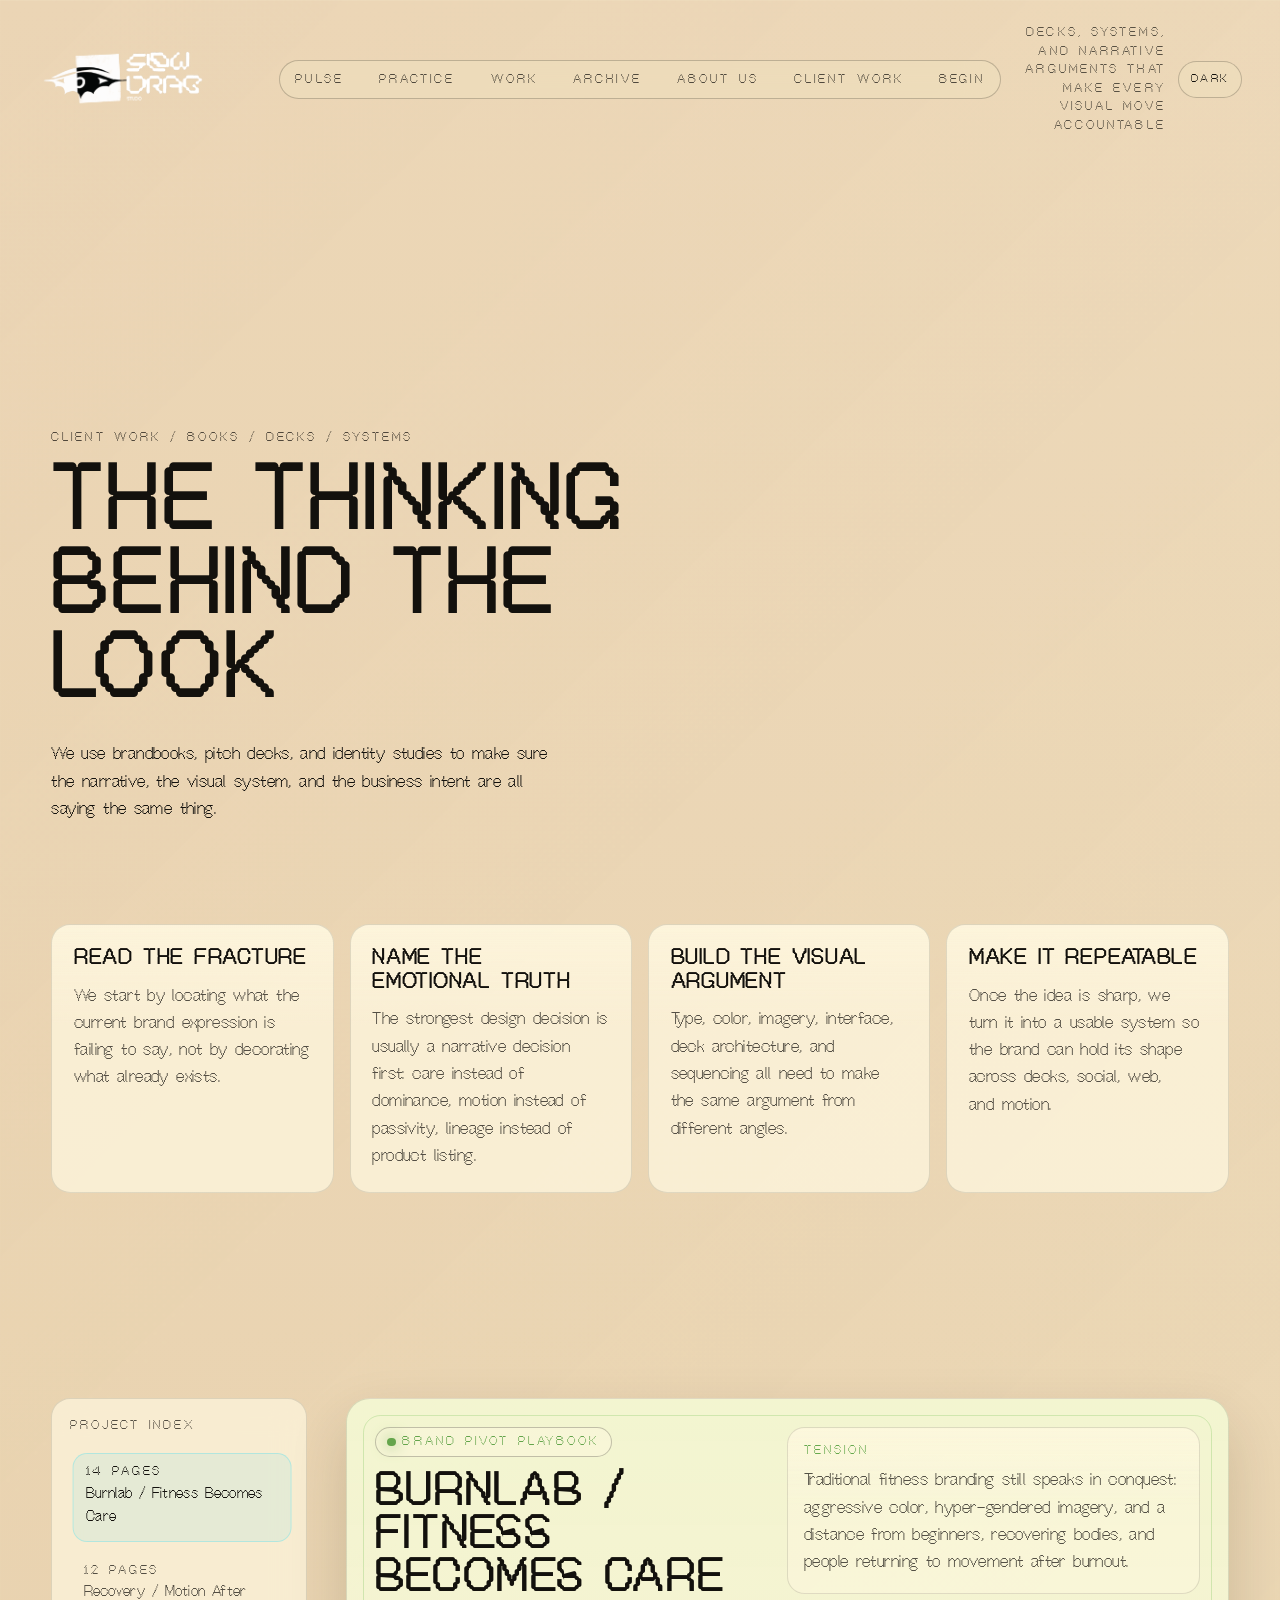
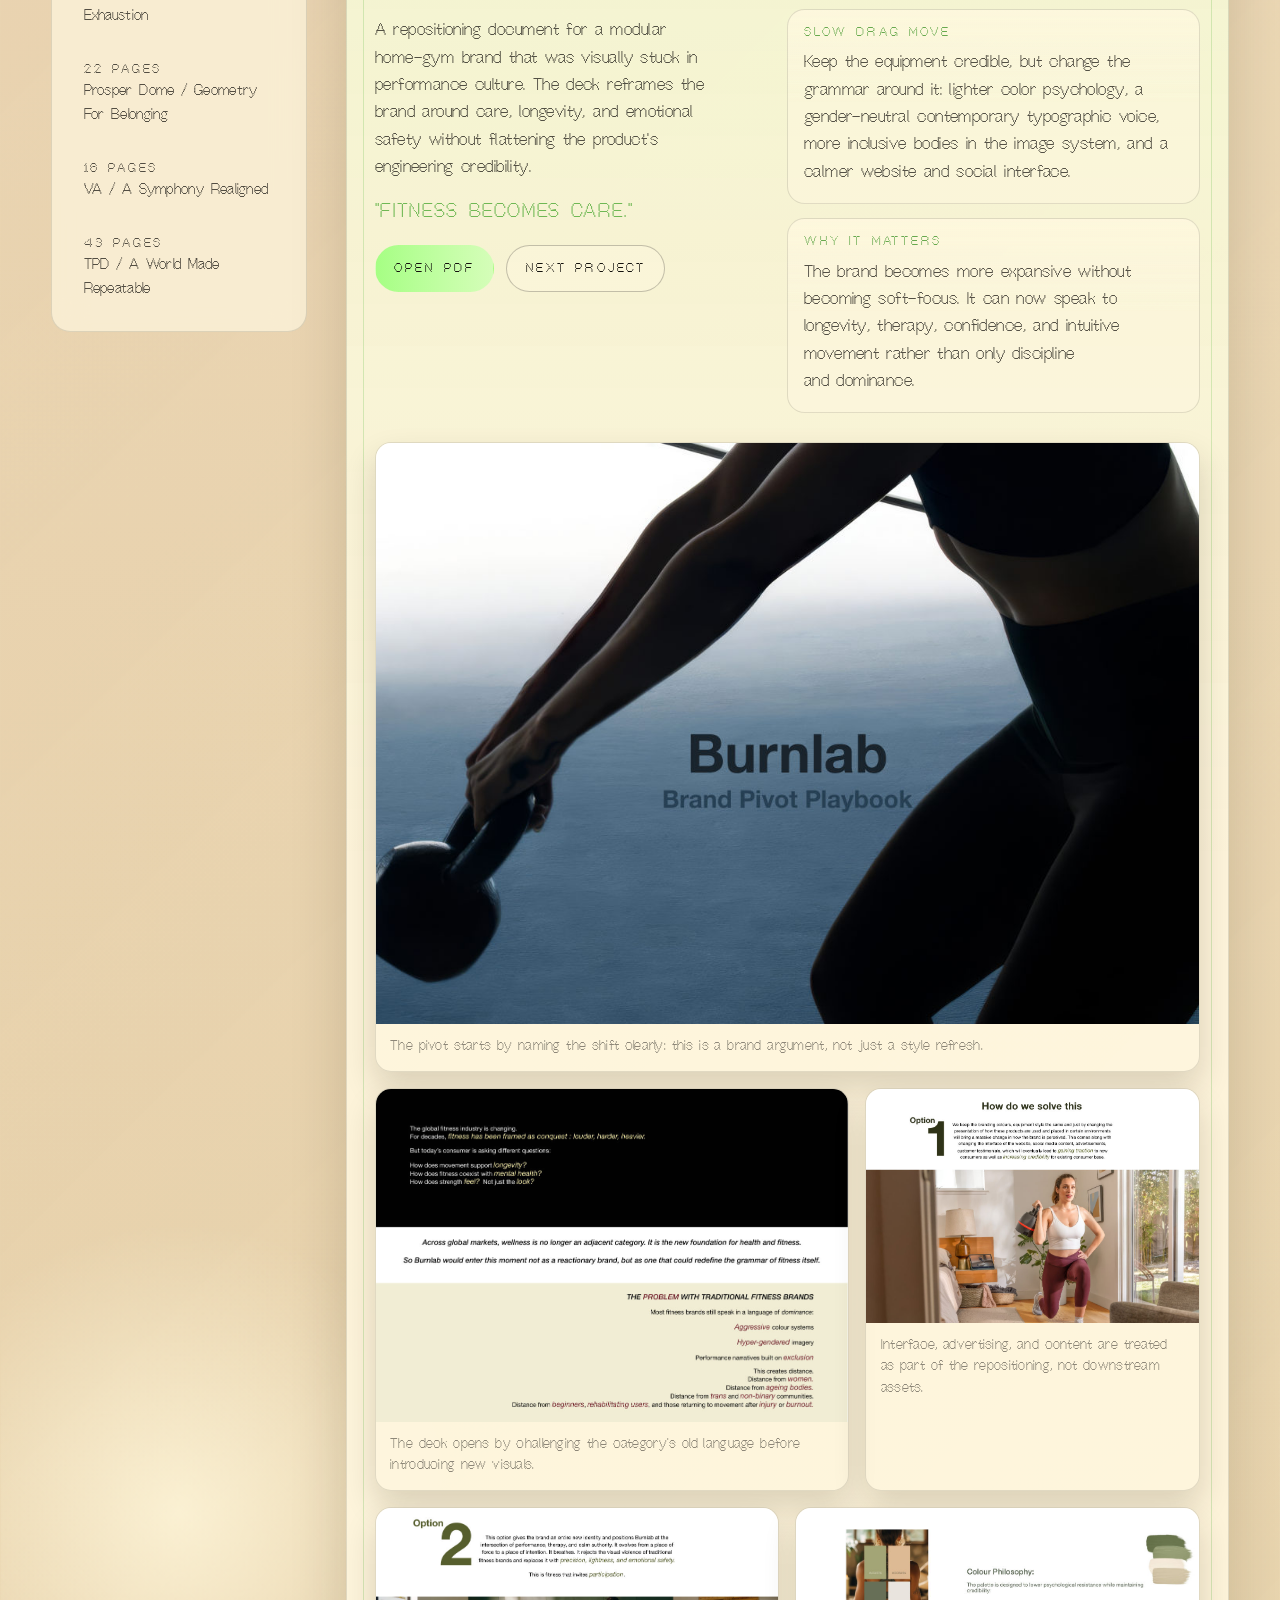
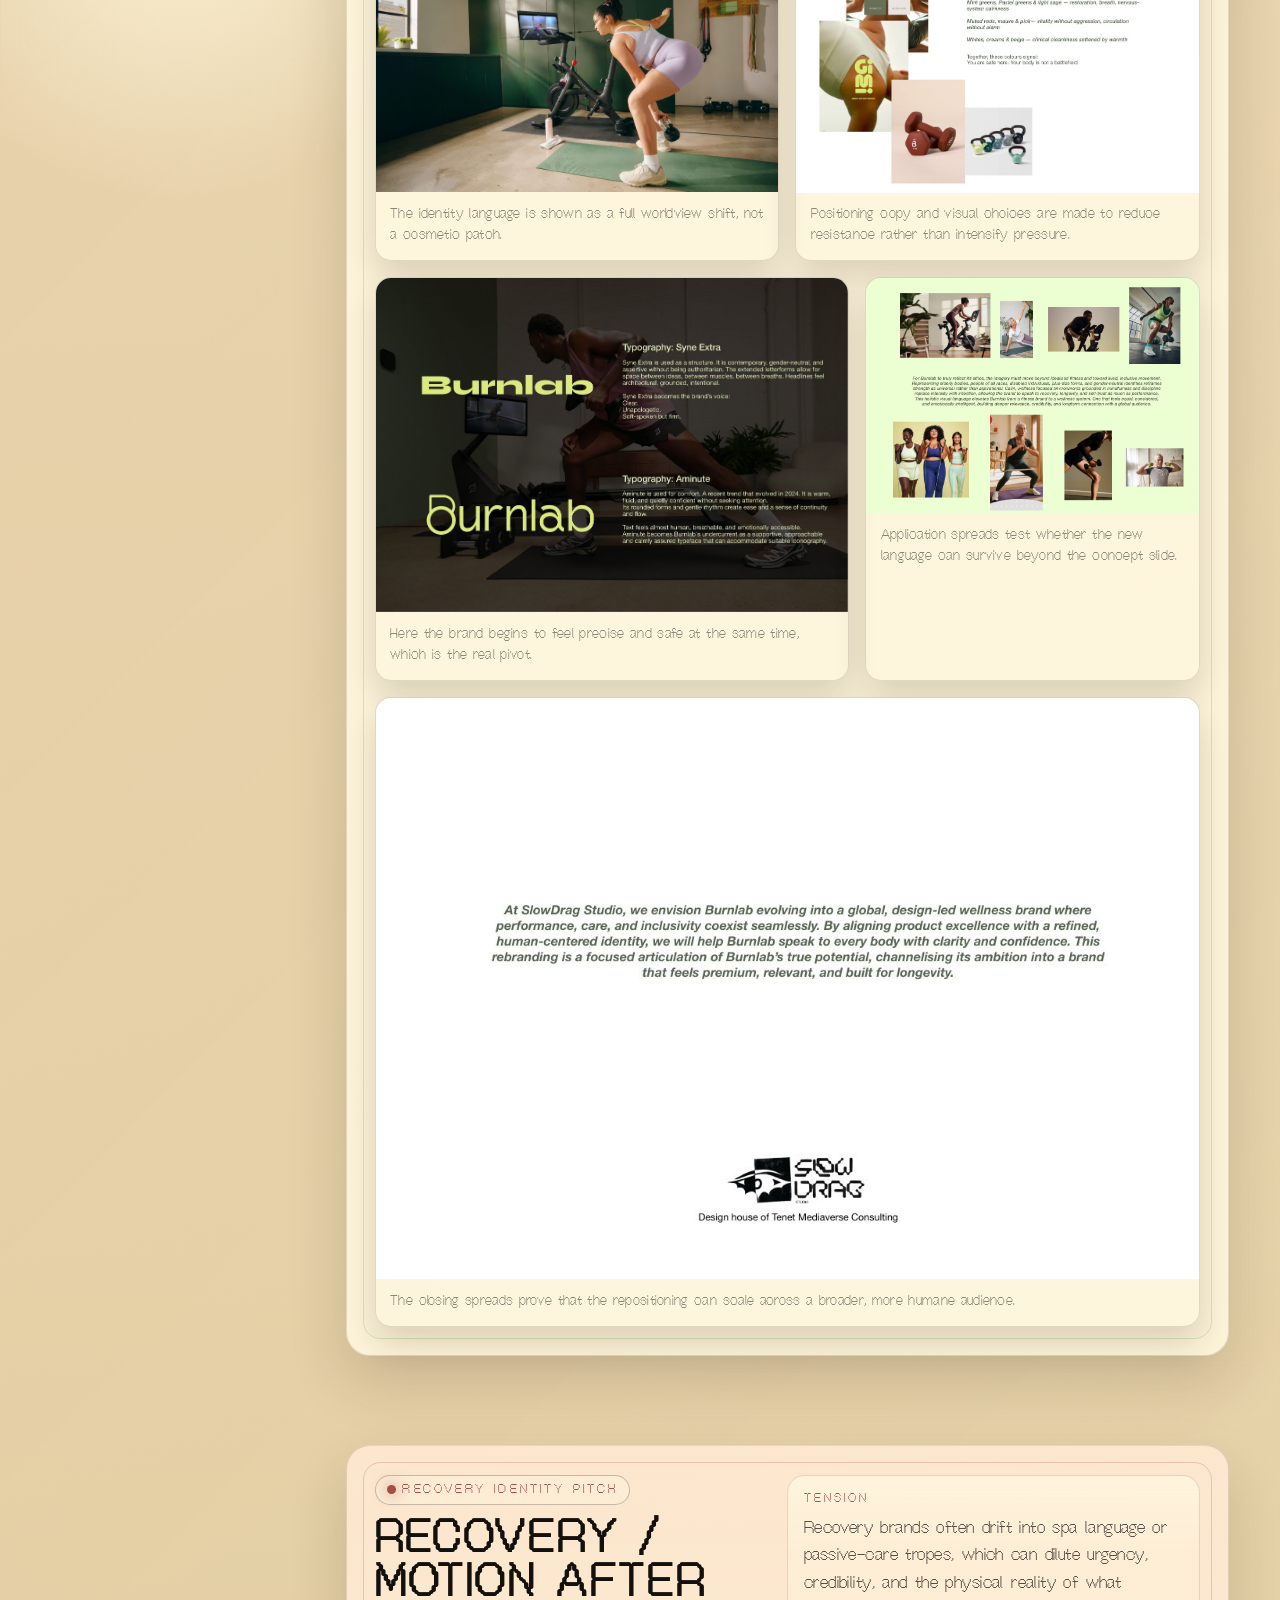
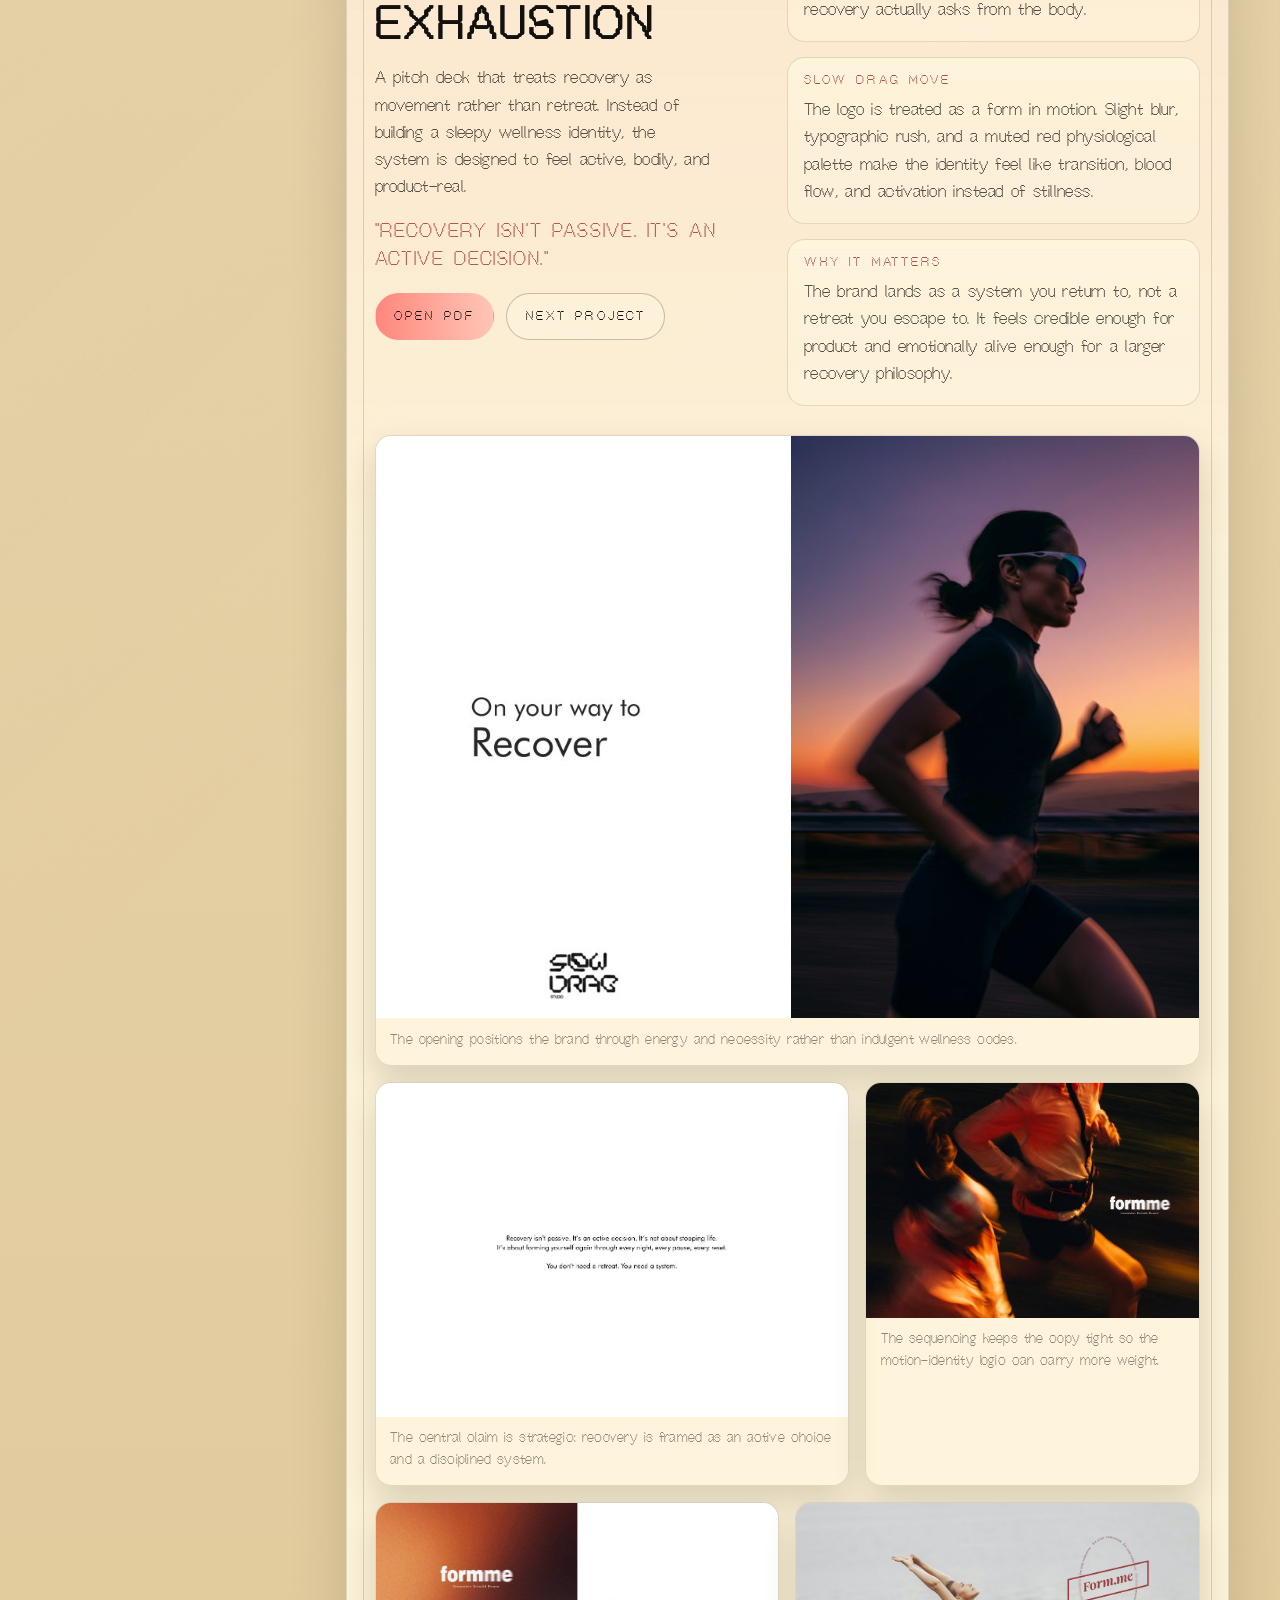
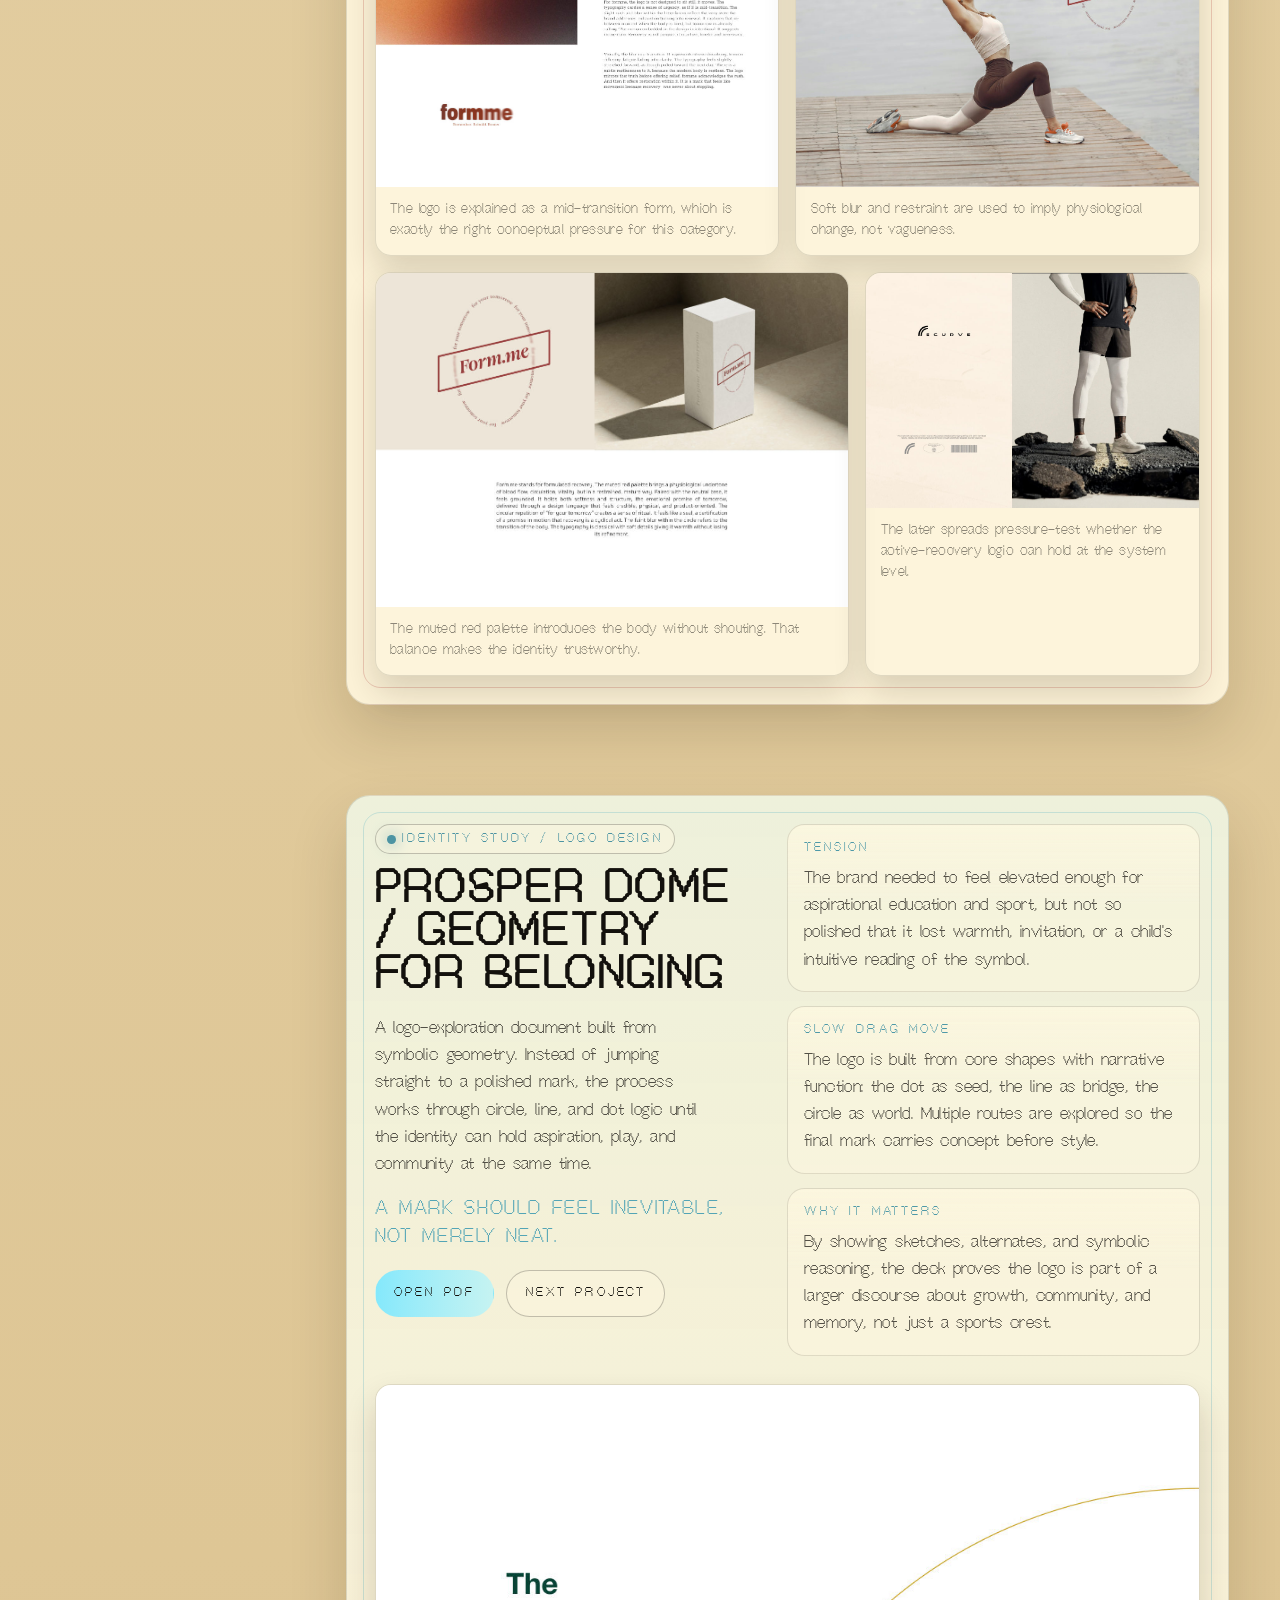
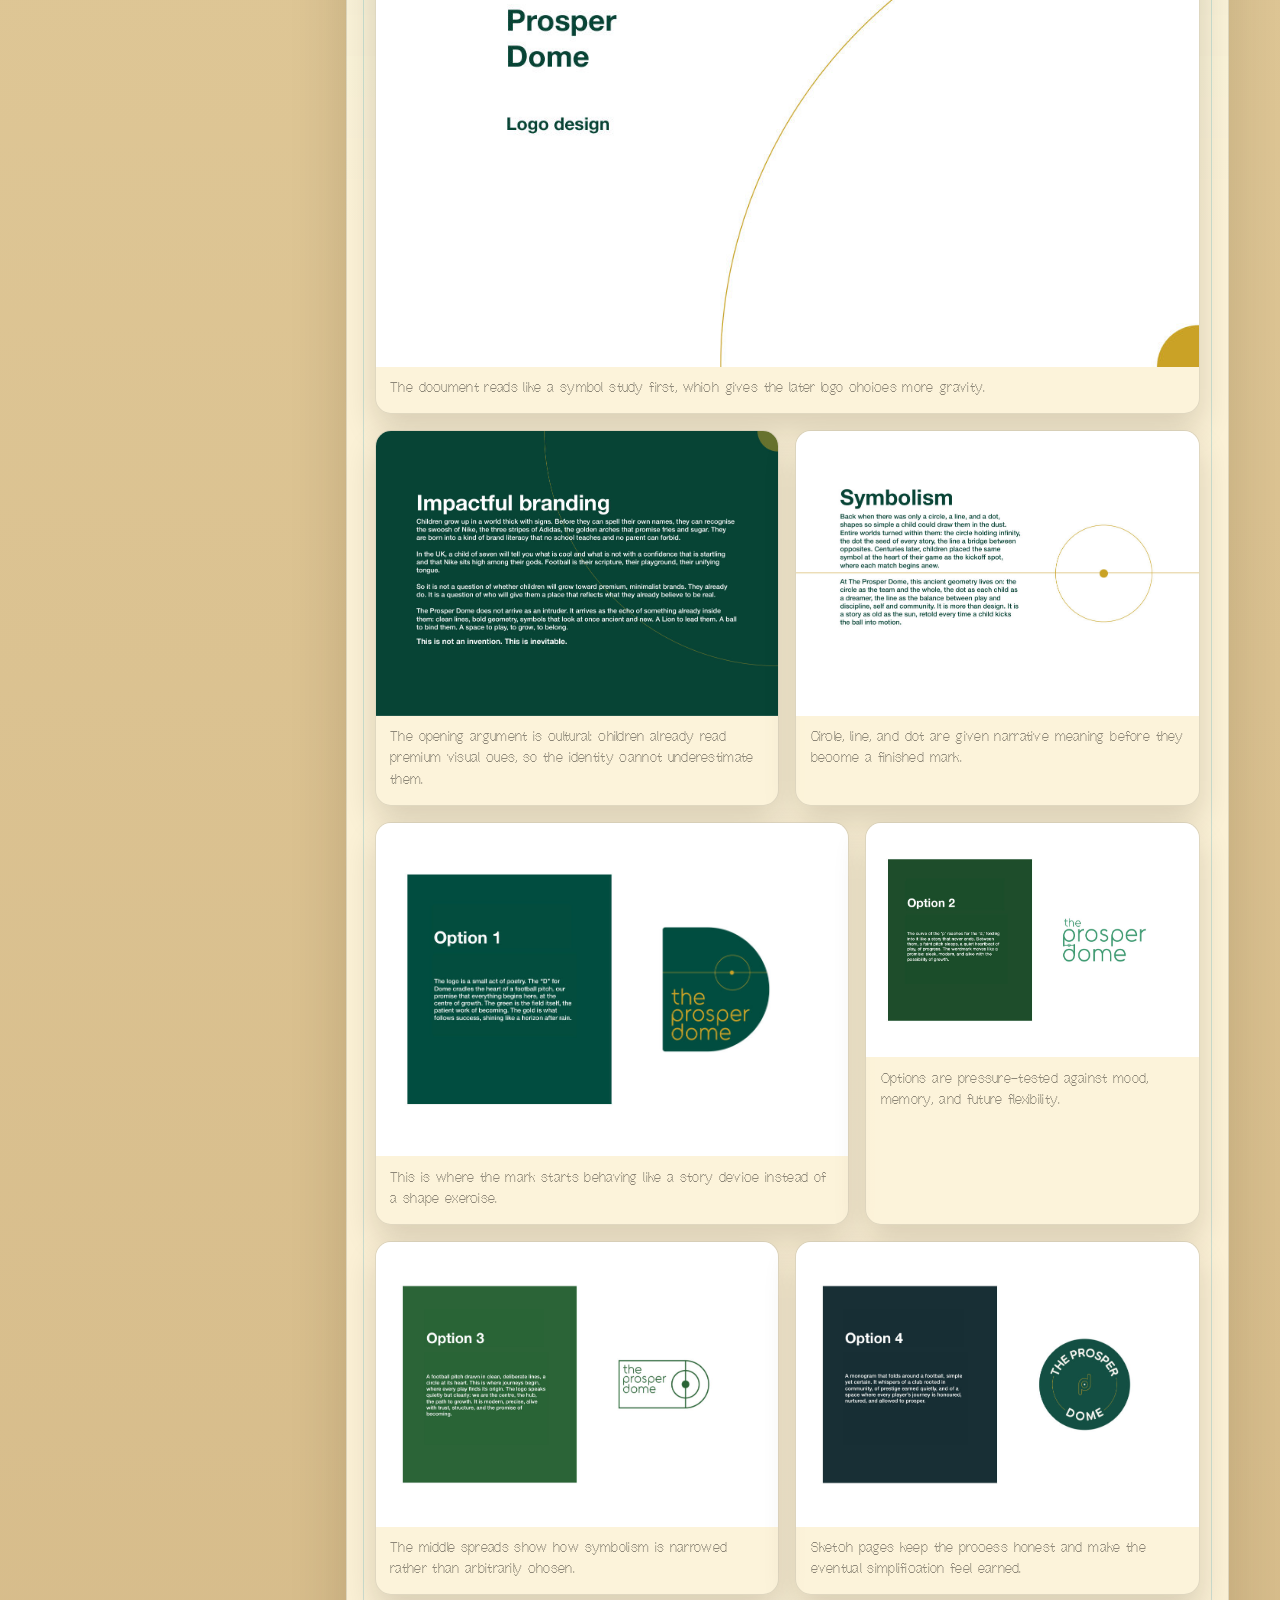
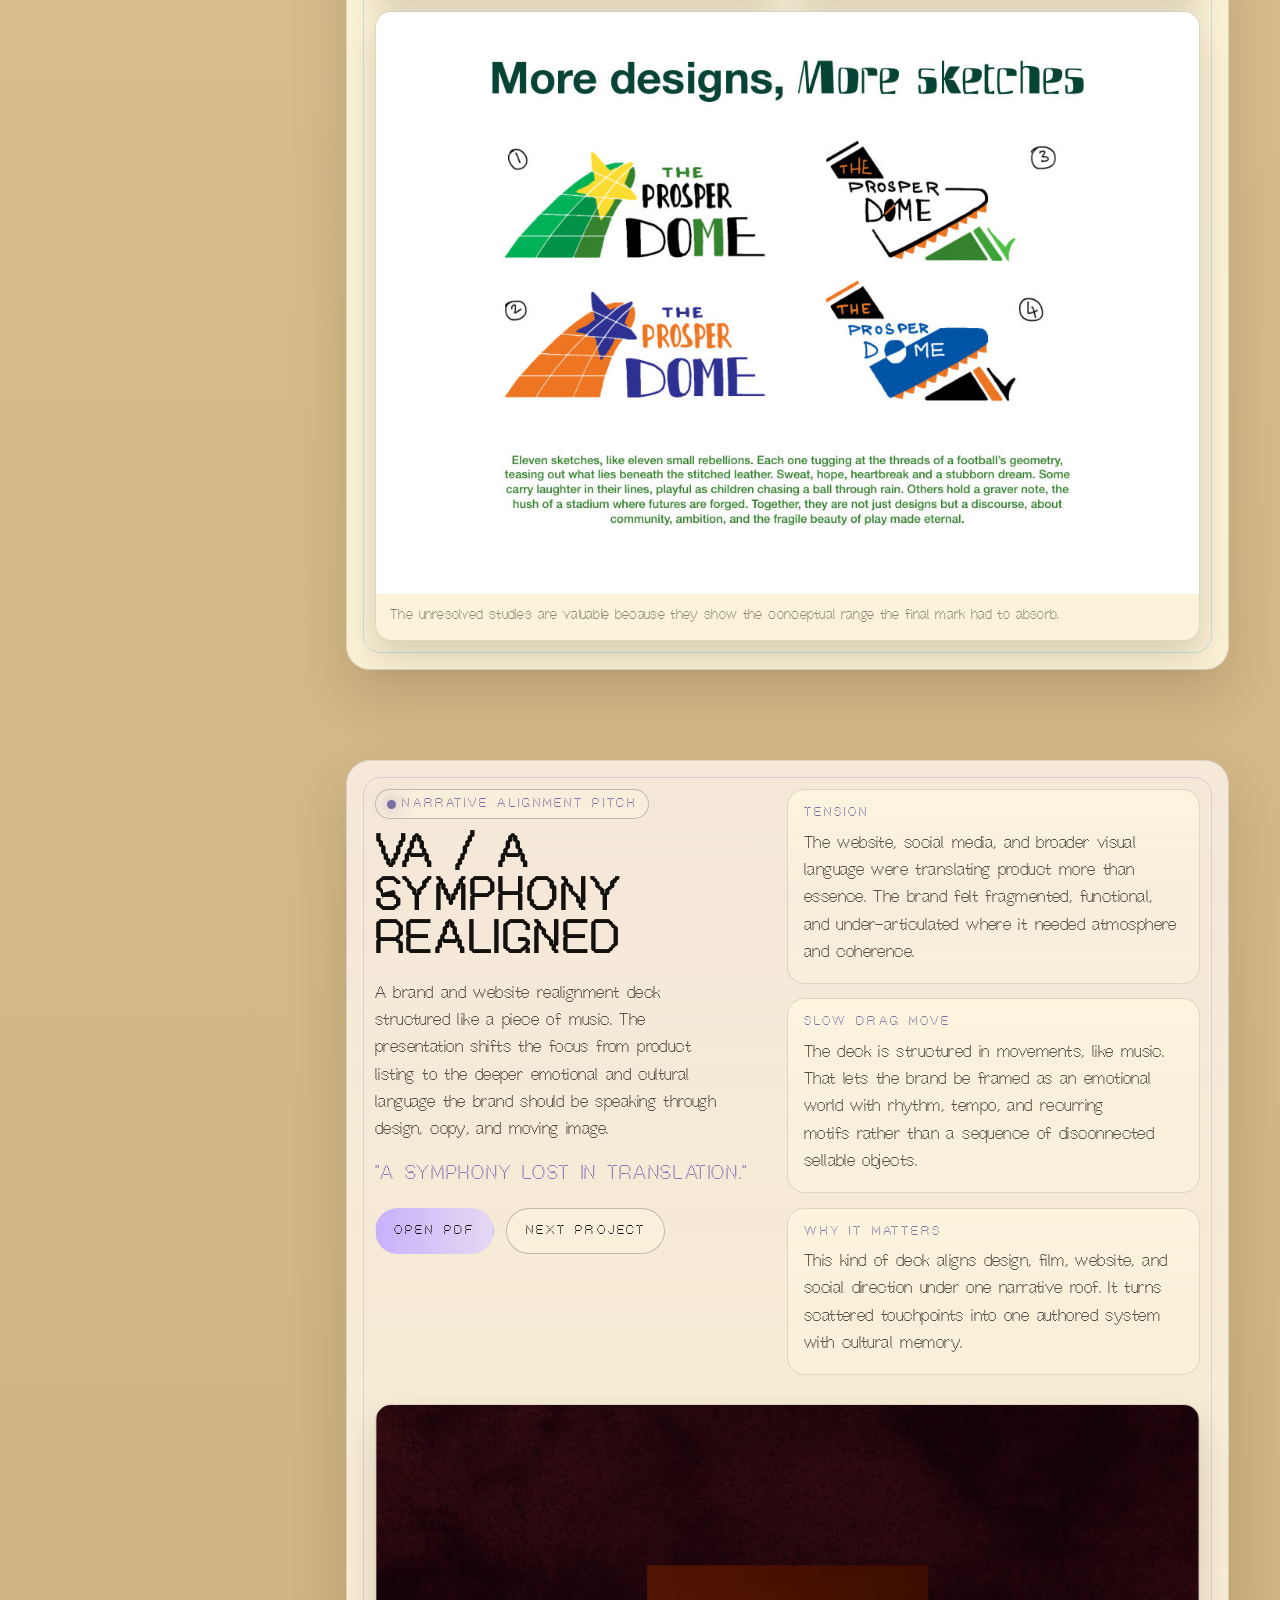
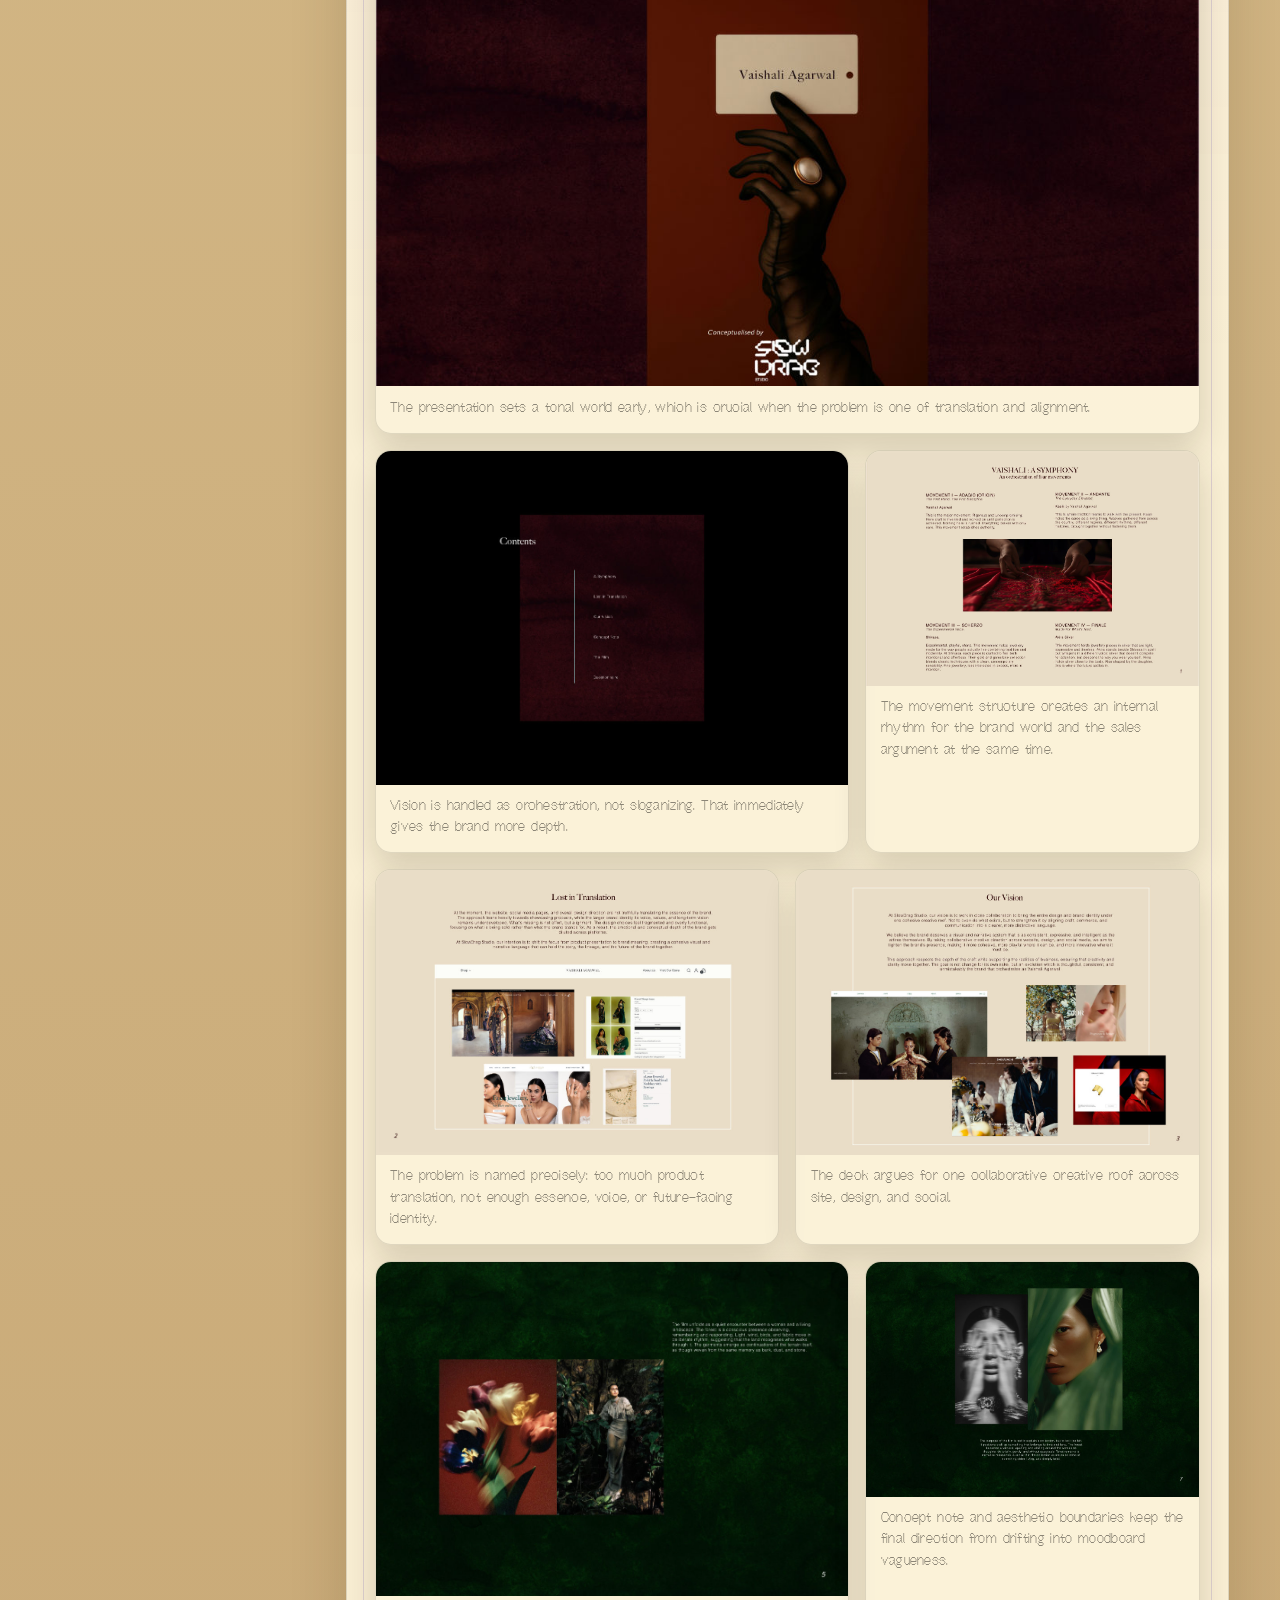
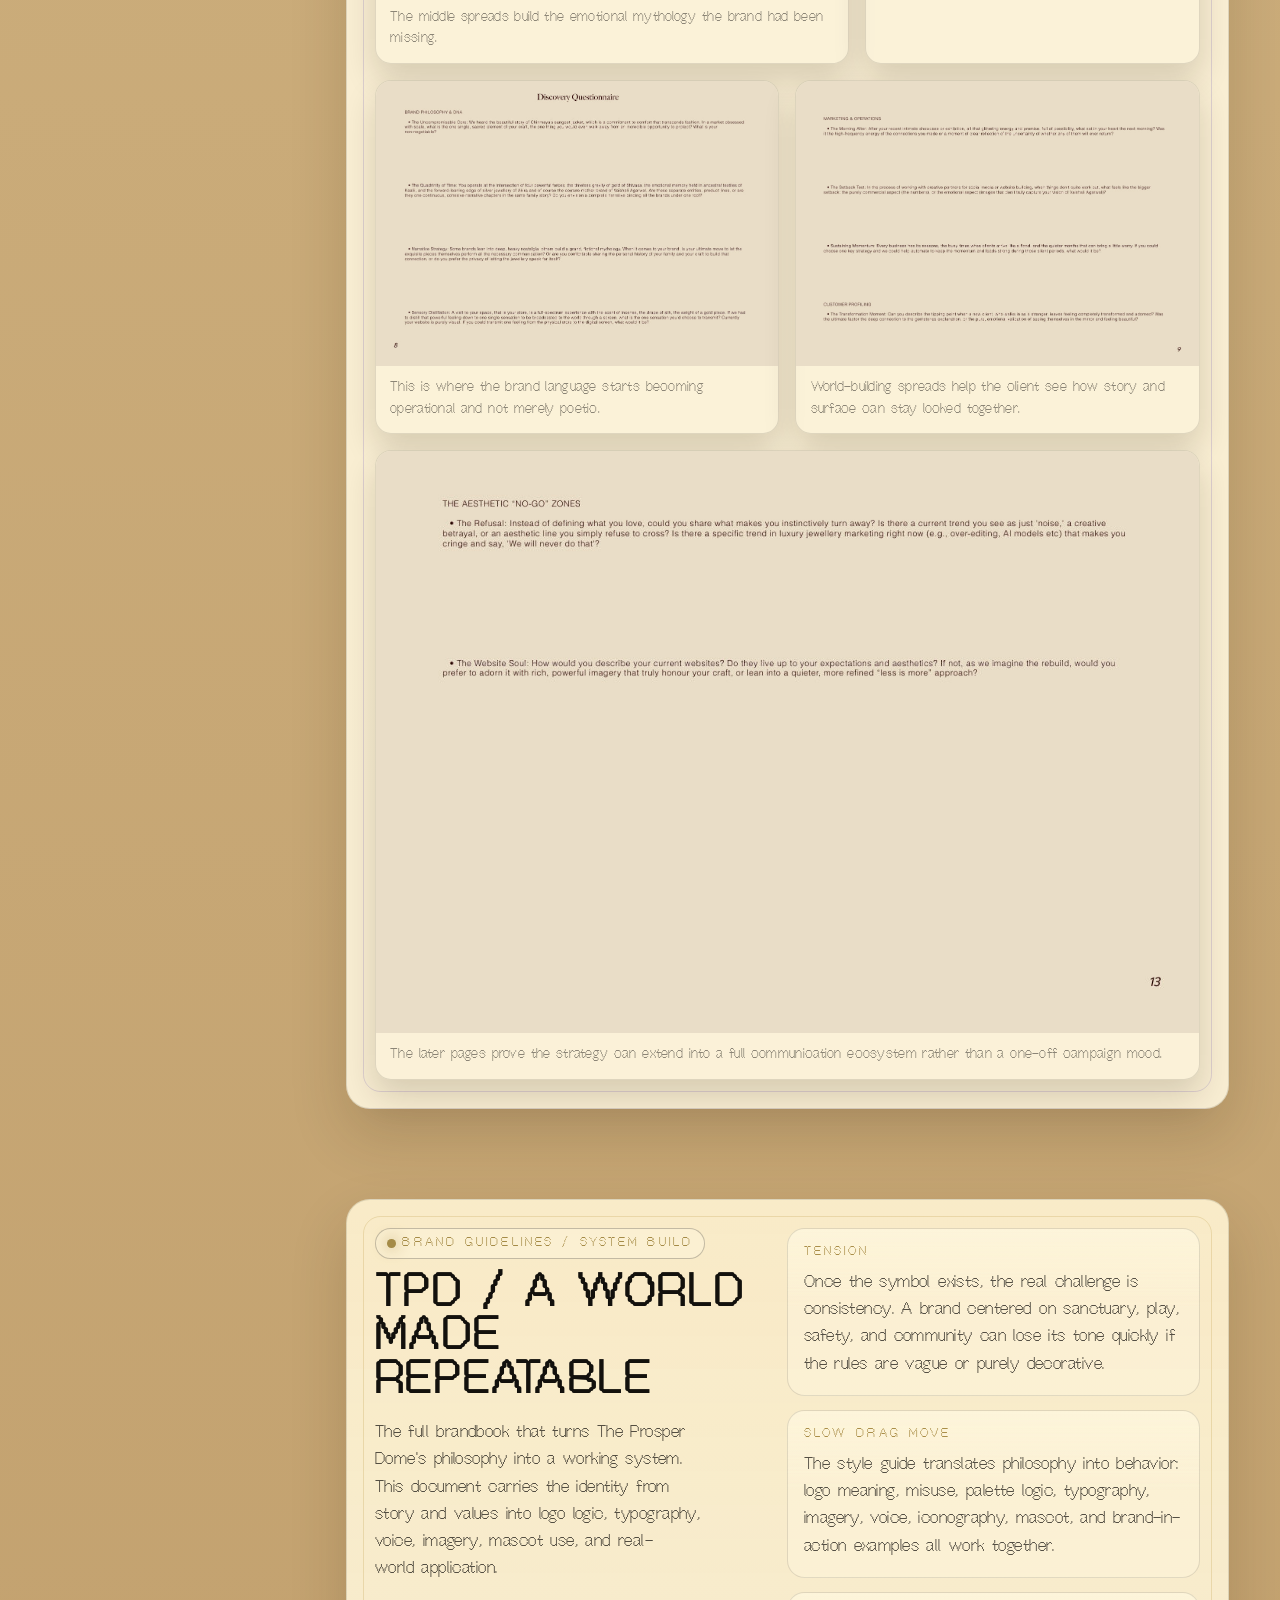
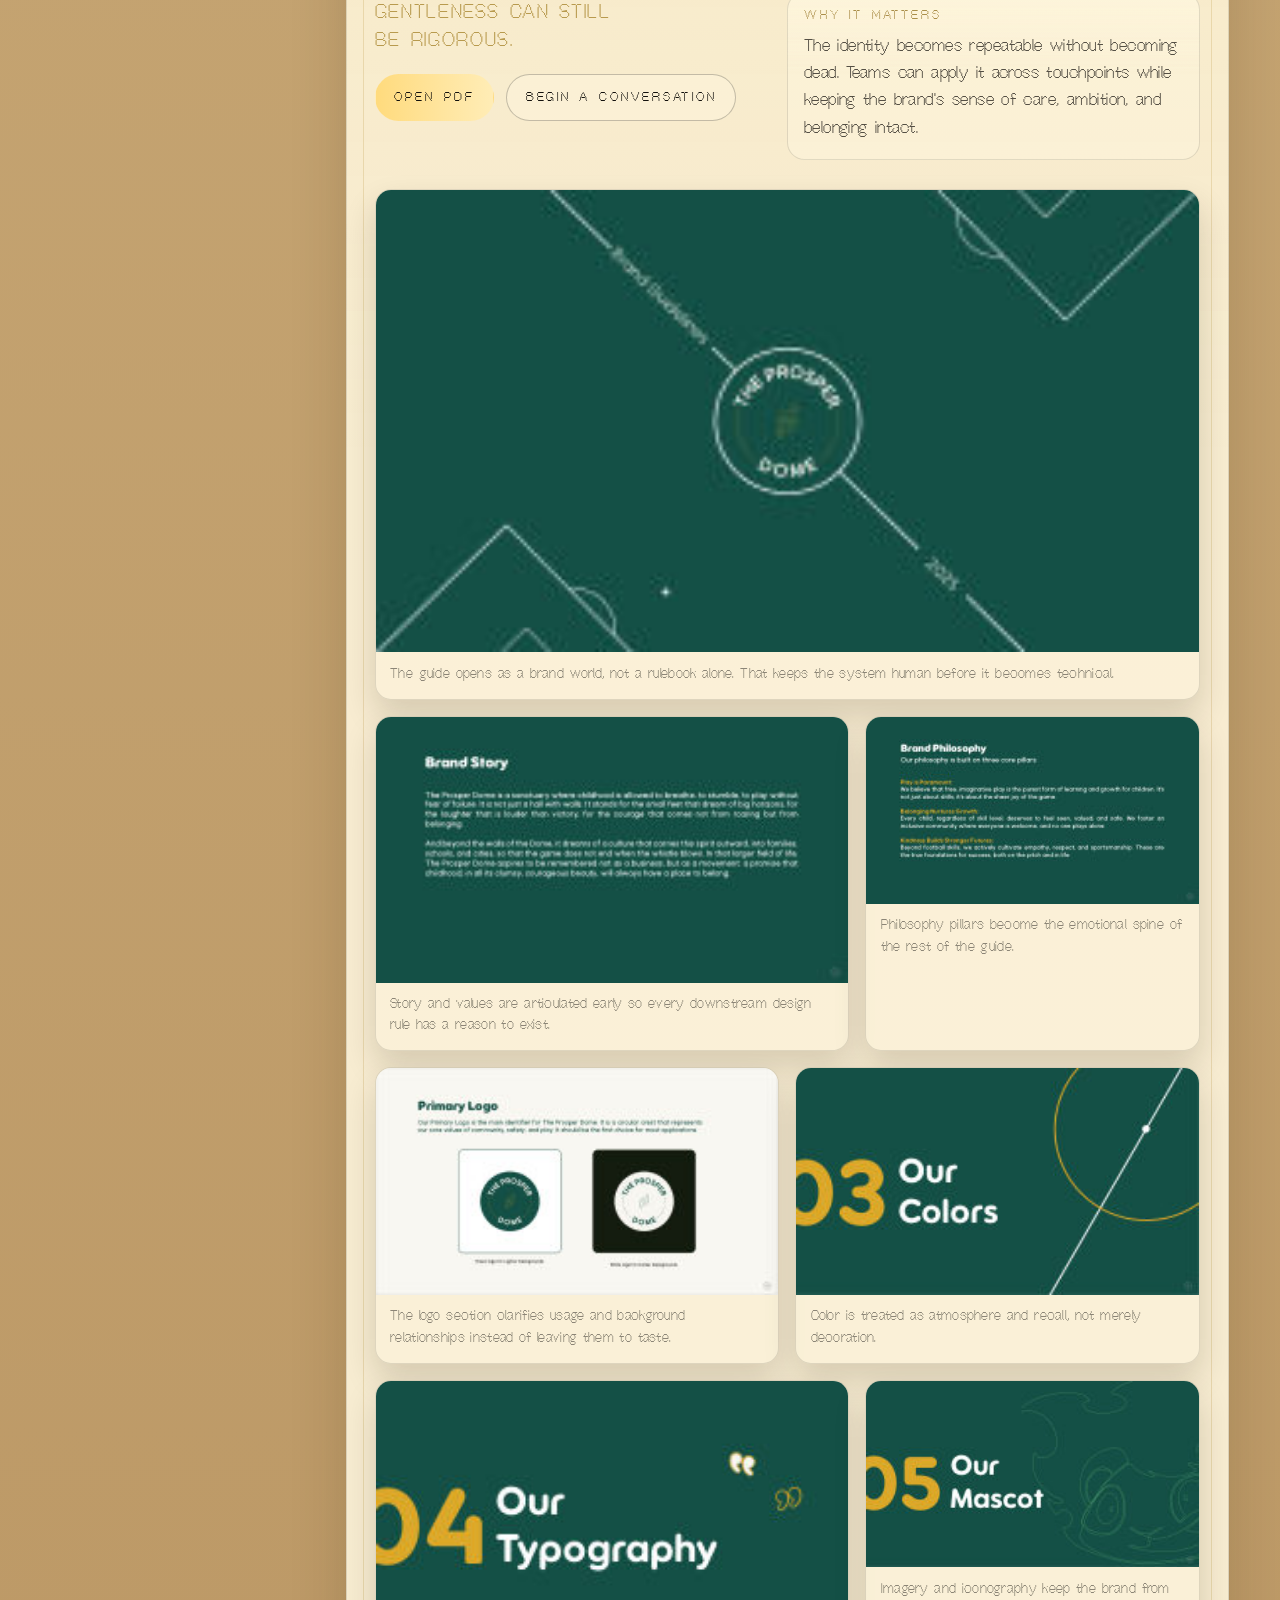
<file: site/client-work.html>
<!doctype html>
<html lang="en">
  <head>
    <meta charset="utf-8" />
    <meta name="viewport" content="width=device-width, initial-scale=1" />
    <title>Slow Drag Studios - Client Work</title>
    <script>
      if ("scrollRestoration" in history) {
        history.scrollRestoration = "manual";
      }
    </script>
    <style>
      @font-face {
        font-family: "OffBit Body";
        src: url("./Logo%20and%20font/OffBit-Regular.ttf") format("truetype");
        font-display: swap;
      }

      @font-face {
        font-family: "OffBit 101";
        src: url("./Logo%20and%20font/OffBit-101.ttf") format("truetype");
        font-display: swap;
      }

      :root {
        --bg: #f1e4c5;
        --bg-soft: #dec695;
        --panel: rgba(255, 248, 224, 0.68);
        --panel-strong: rgba(255, 248, 224, 0.88);
        --panel-soft: rgba(255, 248, 224, 0.4);
        --line: rgba(19, 17, 13, 0.12);
        --line-strong: rgba(19, 17, 13, 0.24);
        --text: #13110d;
        --muted: rgba(19, 17, 13, 0.72);
        --muted-soft: rgba(19, 17, 13, 0.48);
        --blue: #00d8ff;
        --pink: #ff2fb3;
        --lime: #8cff00;
        --gold: #ff8a00;
        --shadow: rgba(45, 28, 12, 0.16);
        --font-display: "OffBit 101", "OffBit Body", monospace;
        --font-body: "OffBit Body", "Courier New", monospace;
      }

      :root[data-theme="dark"] {
        --bg: #090806;
        --bg-soft: #050403;
        --panel: rgba(11, 15, 22, 0.78);
        --panel-strong: rgba(9, 12, 18, 0.94);
        --panel-soft: rgba(255, 255, 255, 0.04);
        --line: rgba(242, 230, 196, 0.12);
        --line-strong: rgba(242, 230, 196, 0.24);
        --text: #f2e6c4;
        --muted: rgba(242, 230, 196, 0.72);
        --muted-soft: rgba(242, 230, 196, 0.48);
        --shadow: rgba(0, 0, 0, 0.38);
      }

      * {
        box-sizing: border-box;
      }

      html {
        min-height: 100%;
        background: var(--bg);
        color: var(--text);
        font-family: var(--font-body);
        scroll-behavior: smooth;
        scroll-padding-top: clamp(5.75rem, 8vw, 7.25rem);
      }

      body {
        min-height: 100%;
        margin: 0;
        overflow-x: hidden;
        background:
          radial-gradient(circle at 14% 18%, rgba(255, 247, 219, 0.82), transparent 18rem),
          linear-gradient(135deg, rgba(184, 79, 40, 0.1), transparent 32%),
          linear-gradient(180deg, var(--bg) 0%, var(--bg-soft) 46%, #b89360 100%);
        color: var(--text);
        font-family: var(--font-body);
        letter-spacing: 0.018em;
        word-spacing: 0.08em;
      }

      :root[data-theme="dark"] body {
        background:
          radial-gradient(circle at 14% 18%, rgba(0, 216, 255, 0.12), transparent 20rem),
          radial-gradient(circle at 85% 10%, rgba(255, 91, 193, 0.12), transparent 22rem),
          radial-gradient(circle at 72% 78%, rgba(150, 255, 114, 0.09), transparent 26rem),
          linear-gradient(180deg, #050608 0%, #090b11 28%, #040506 100%);
      }

      body::before {
        content: "";
        position: fixed;
        inset: 0;
        z-index: -2;
        pointer-events: none;
        background-image:
          linear-gradient(rgba(60, 36, 13, 0.11) 1px, transparent 1px),
          radial-gradient(circle at 17% 29%, rgba(40, 24, 9, 0.2), transparent 0.08rem);
        background-size: 100% 0.6rem, 1.6rem 1.1rem;
        opacity: 0.15;
        mix-blend-mode: multiply;
      }

      :root[data-theme="dark"] body::before {
        opacity: 0.5;
        background-image:
          linear-gradient(rgba(255, 255, 255, 0.045) 1px, transparent 1px),
          linear-gradient(90deg, rgba(255, 255, 255, 0.03) 1px, transparent 1px);
        background-size: 100% 1.1rem, 1.1rem 100%;
        mask-image: linear-gradient(180deg, rgba(255, 255, 255, 0.8), transparent 92%);
        mix-blend-mode: normal;
      }

      body::after {
        content: "";
        position: fixed;
        inset: 0;
        z-index: -1;
        pointer-events: none;
        background:
          radial-gradient(circle at 50% 0%, rgba(255, 248, 224, 0.24), transparent 24rem),
          linear-gradient(180deg, rgba(255, 248, 224, 0.06), transparent 28rem);
      }

      :root[data-theme="dark"] body::after {
        background:
          radial-gradient(circle at 50% 0%, rgba(255, 255, 255, 0.08), transparent 24rem),
          linear-gradient(180deg, rgba(255, 255, 255, 0.02), transparent 28rem);
      }

      a {
        color: inherit;
        text-decoration: none;
      }

      img {
        max-width: 100%;
        display: block;
      }

      button {
        color: inherit;
        font: inherit;
      }

      p,
      li {
        text-wrap: pretty;
      }

      p {
        margin: 0;
        font-size: clamp(1.08rem, 1.18vw, 1.28rem);
        line-height: 1.58;
        letter-spacing: 0.026em;
        word-spacing: 0.1em;
      }

      ::selection {
        background: var(--blue);
        color: #020304;
      }

      @media (hover: hover) and (pointer: fine) {
        body,
        a,
        button {
          cursor: none;
        }
      }

      .cursor {
        position: fixed;
        left: 0;
        top: 0;
        z-index: 60;
        width: 3.5rem;
        height: 2.05rem;
        display: grid;
        place-items: center;
        pointer-events: none;
        opacity: 0;
        transform: translate(-50%, -50%);
        color: #090806;
        transition: opacity 160ms ease;
        filter: drop-shadow(0 0.45rem 1rem rgba(45, 28, 12, 0.16));
      }

      .cursor.is-visible {
        opacity: 0.96;
      }

      .cursor__eye {
        display: block;
        width: 100%;
        height: 100%;
        transform-origin: center;
      }

      .cursor__svg {
        width: 100%;
        height: 100%;
        overflow: visible;
        shape-rendering: crispEdges;
        image-rendering: pixelated;
      }

      .cursor__sclera,
      .cursor__outline,
      .cursor__liner,
      .cursor__lash {
        stroke: currentColor;
        stroke-linecap: square;
        stroke-linejoin: miter;
        vector-effect: non-scaling-stroke;
      }

      .cursor__sclera {
        fill: #fffdf7;
        stroke-width: 1.6;
      }

      .cursor__outline {
        fill: none;
        stroke-width: 2.2;
      }

      .cursor__liner {
        fill: none;
        stroke-width: 3.1;
      }

      .cursor__lash {
        fill: none;
        stroke-width: 1.8;
        opacity: 0.82;
      }

      .cursor__iris {
        fill: #d6d6d6;
        stroke: currentColor;
        stroke-width: 1.2;
      }

      .cursor__pupil {
        fill: currentColor;
      }

      .cursor__glint {
        fill: #fff8ea;
      }

      :root[data-theme="dark"] .cursor {
        color: #090806;
        filter:
          drop-shadow(0 0 0.12rem rgba(255, 243, 207, 0.92))
          drop-shadow(0 0.45rem 1rem rgba(0, 0, 0, 0.38));
      }

      :root[data-theme="dark"] .cursor__sclera {
        fill: #fff8ea;
      }

      :root[data-theme="dark"] .cursor__iris {
        fill: #d8d2c8;
      }

      .cursor.is-blinking .cursor__eye {
        animation: cursor-blink 220ms cubic-bezier(0.76, 0, 0.24, 1);
      }

      .site-header {
        position: fixed;
        left: 0;
        top: 0;
        z-index: 30;
        width: 100%;
        display: grid;
        grid-template-columns: 1fr auto 1fr;
        align-items: center;
        gap: 1rem;
        padding: clamp(0.85rem, 2vw, 1.5rem) clamp(1rem, 3vw, 2.6rem);
        pointer-events: none;
      }

      .site-header::before {
        content: "";
        position: absolute;
        inset: 0 0 auto;
        z-index: 0;
        display: none;
        height: 3.95rem;
        pointer-events: none;
        background:
          linear-gradient(180deg, rgba(239, 225, 189, 0.82), rgba(239, 225, 189, 0.5) 68%, rgba(239, 225, 189, 0));
        border-bottom: 1px solid rgba(19, 17, 13, 0.075);
        box-shadow: 0 0.55rem 1.25rem rgba(45, 28, 12, 0.075);
        backdrop-filter: blur(14px);
      }

      :root[data-theme="dark"] .site-header::before {
        background:
          linear-gradient(180deg, rgba(9, 8, 6, 0.86), rgba(9, 8, 6, 0.5) 68%, rgba(9, 8, 6, 0));
        border-bottom-color: rgba(242, 230, 196, 0.075);
        box-shadow: 0 0.55rem 1.35rem rgba(0, 0, 0, 0.22);
      }

      .site-header {
        color: #13110d;
      }

      :root[data-theme="dark"] .site-header {
        color: #f2e6c4;
      }

      .header-actions {
        justify-self: end;
        display: flex;
        align-items: center;
        justify-content: flex-end;
        gap: 0.8rem;
        pointer-events: auto;
      }

      .brand-link,
      .nav,
      .header-note,
      .nav-toggle,
      .header-actions {
        position: relative;
        z-index: 1;
        pointer-events: auto;
      }

      .brand-link img {
        width: clamp(6.5rem, 14vw, 12rem);
        height: auto;
      }

      .nav {
        display: flex;
        justify-content: center;
        gap: clamp(0.75rem, 2vw, 1.8rem);
        padding: 0.5rem 0.65rem;
        border: 1px solid rgba(19, 17, 13, 0.22);
        border-radius: 999px;
        background: rgba(239, 225, 189, 0.55);
        backdrop-filter: blur(18px);
        -webkit-overflow-scrolling: touch;
        overscroll-behavior-x: contain;
        scrollbar-width: none;
      }

      .nav::-webkit-scrollbar {
        display: none;
      }

      .nav-toggle {
        display: none;
      }

      .nav,
      .theme-toggle {
        border: 1px solid rgba(19, 17, 13, 0.22);
        background: rgba(239, 225, 189, 0.55);
        backdrop-filter: blur(18px);
      }

      :root[data-theme="dark"] .nav,
      :root[data-theme="dark"] .theme-toggle {
        border-color: rgba(242, 230, 196, 0.22);
        background: rgba(9, 8, 6, 0.62);
      }

      .nav a,
      .eyebrow,
      .header-note,
      .button,
      .thought-card__label,
      .jump-link__meta {
        font-family: var(--font-display);
        font-size: clamp(0.68rem, 1vw, 0.88rem);
        letter-spacing: 0.24em;
        text-transform: uppercase;
      }

      .nav a {
        padding: 0.2rem 0.3rem;
        color: #13110d;
        opacity: 0.72;
        flex: 0 0 auto;
        scroll-snap-align: start;
        transition: opacity 180ms ease, transform 180ms ease;
      }

      .nav a:hover,
      .nav a:focus-visible {
        opacity: 1;
        transform: translateY(-0.08rem);
        color: #13110d;
        text-shadow: none;
      }

      :root[data-theme="dark"] .nav a {
        color: #f2e6c4;
      }

      :root[data-theme="dark"] .nav a:hover,
      :root[data-theme="dark"] .nav a:focus-visible {
        color: #f2e6c4;
      }

      .header-note {
        justify-self: end;
        color: rgba(19, 17, 13, 0.68);
        text-align: right;
        max-width: 17rem;
        line-height: 1.45;
      }

      :root[data-theme="dark"] .header-note {
        color: rgba(242, 230, 196, 0.72);
      }

      .theme-toggle {
        min-height: 2.35rem;
        padding: 0.45rem 0.75rem;
        border-radius: 999px;
        color: #13110d;
        cursor: pointer;
        font-family: var(--font-display);
        font-size: clamp(0.62rem, 0.9vw, 0.76rem);
        letter-spacing: 0.22em;
        text-transform: uppercase;
        transition: transform 180ms ease, background 180ms ease, color 180ms ease;
      }

      :root[data-theme="dark"] .theme-toggle {
        color: #f2e6c4;
      }

      .theme-toggle:hover,
      .theme-toggle:focus-visible {
        background: #13110d;
        color: #efe1bd;
        transform: translateY(-0.08rem);
      }

      :root[data-theme="dark"] .theme-toggle:hover,
      :root[data-theme="dark"] .theme-toggle:focus-visible {
        background: #fff3cf;
        color: #090806;
      }

      .nav-toggle {
        position: relative;
        width: 2.35rem;
        height: 2.35rem;
        min-height: 2.35rem;
        padding: 0;
        border: 1px solid rgba(19, 17, 13, 0.22);
        border-radius: 999px;
        background: rgba(239, 225, 189, 0.55);
        color: #13110d;
        backdrop-filter: blur(18px);
        cursor: pointer;
        transition:
          transform 180ms ease,
          background 180ms ease,
          color 180ms ease,
          border-color 180ms ease;
      }

      :root[data-theme="dark"] .nav-toggle {
        border-color: rgba(242, 230, 196, 0.22);
        background: rgba(9, 8, 6, 0.62);
        color: #f2e6c4;
      }

      .nav-toggle:hover,
      .nav-toggle:focus-visible {
        background: #13110d;
        color: #efe1bd;
        transform: translateY(-0.08rem);
      }

      :root[data-theme="dark"] .nav-toggle:hover,
      :root[data-theme="dark"] .nav-toggle:focus-visible {
        background: #fff3cf;
        color: #090806;
      }

      .nav-toggle__line {
        position: absolute;
        left: 50%;
        width: 1.05rem;
        height: 1px;
        background: currentColor;
        transform: translateX(-50%);
        transition:
          transform 180ms ease,
          opacity 180ms ease,
          top 180ms ease;
      }

      .nav-toggle__line:nth-child(1) {
        top: 0.75rem;
      }

      .nav-toggle__line:nth-child(2) {
        top: 1.15rem;
      }

      .nav-toggle__line:nth-child(3) {
        top: 1.55rem;
      }

      .nav-toggle[aria-expanded="true"] .nav-toggle__line:nth-child(1) {
        top: 1.15rem;
        transform: translateX(-50%) rotate(38deg);
      }

      .nav-toggle[aria-expanded="true"] .nav-toggle__line:nth-child(2) {
        opacity: 0;
      }

      .nav-toggle[aria-expanded="true"] .nav-toggle__line:nth-child(3) {
        top: 1.15rem;
        transform: translateX(-50%) rotate(-38deg);
      }

      main {
        position: relative;
        z-index: 1;
      }

      .section {
        position: relative;
        padding: clamp(5rem, 8vw, 8rem) clamp(1rem, 4vw, 4rem);
      }

      .page-hero {
        min-height: 100vh;
        display: grid;
        align-items: end;
        padding-top: clamp(8rem, 14vw, 11rem);
        padding-bottom: clamp(3rem, 6vw, 5rem);
      }

      .page-hero__grid {
        display: grid;
        grid-template-columns: minmax(0, 1fr);
        gap: clamp(1.5rem, 4vw, 4rem);
        align-items: end;
      }

      .eyebrow {
        margin-bottom: 1rem;
        color: var(--muted);
      }

      .page-hero h1 {
        margin: 0;
        max-width: 15ch;
        font-family: var(--font-display);
        font-size: clamp(3rem, 7vw, 7rem);
        line-height: 0.94;
        letter-spacing: 0.08em;
        text-transform: uppercase;
      }

      .page-hero__lede {
        max-width: 58ch;
        margin-top: 1.5rem;
        color: var(--muted);
      }

      .page-hero__lede strong {
        color: var(--text);
        font-weight: 400;
      }

      .process-strip {
        padding-top: 1.5rem;
      }

      .process-strip__grid {
        display: grid;
        grid-template-columns: repeat(4, minmax(0, 1fr));
        gap: 1rem;
      }

      .process-card {
        padding: 1.35rem;
        border: 1px solid var(--line);
        border-radius: 1.2rem;
        background:
          linear-gradient(180deg, color-mix(in srgb, var(--panel) 84%, transparent), transparent 38%),
          color-mix(in srgb, var(--panel) 82%, var(--panel-strong));
      }

      .process-card h2 {
        margin: 0 0 0.75rem;
        font-family: var(--font-display);
        font-size: clamp(1rem, 1.7vw, 1.5rem);
        line-height: 1.1;
        letter-spacing: 0.08em;
        text-transform: uppercase;
      }

      .process-card p {
        color: var(--muted);
      }

      .catalogue-shell {
        display: grid;
        grid-template-columns: minmax(14rem, 16rem) minmax(0, 1fr);
        gap: clamp(1.4rem, 3vw, 3rem);
        align-items: start;
      }

      .catalogue-index {
        position: sticky;
        top: 6.4rem;
        display: flex;
        flex-direction: column;
        gap: 0.6rem;
        padding: 1.1rem;
        border: 1px solid var(--line);
        border-radius: 1.2rem;
        background: var(--panel);
        backdrop-filter: blur(16px);
      }

      .catalogue-index__title {
        margin-bottom: 0.45rem;
        color: var(--muted);
      }

      .jump-link {
        display: grid;
        gap: 0.2rem;
        padding: 0.7rem 0.8rem;
        border: 1px solid transparent;
        border-radius: 0.9rem;
        color: var(--muted);
        transition: border-color 180ms ease, background 180ms ease, color 180ms ease, transform 180ms ease;
      }

      .jump-link span:last-child {
        font-size: 0.96rem;
        line-height: 1.55;
        letter-spacing: 0.02em;
        text-transform: none;
        font-family: var(--font-body);
      }

      .jump-link.is-active,
      .jump-link:hover,
      .jump-link:focus-visible {
        border-color: rgba(0, 216, 255, 0.22);
        background: rgba(0, 216, 255, 0.08);
        color: var(--text);
        transform: translateX(0.16rem);
      }

      .catalogue-projects {
        display: grid;
        gap: clamp(4rem, 7vw, 6rem);
      }

      .project {
        --accent: var(--blue);
        position: relative;
        padding: clamp(1.4rem, 2.2vw, 1.9rem);
        border: 1px solid var(--line);
        border-radius: 1.5rem;
        background:
          linear-gradient(180deg, color-mix(in srgb, var(--accent) 10%, transparent), transparent 34%),
          var(--panel-strong);
        box-shadow: 0 1.6rem 3.6rem var(--shadow);
      }

      .project::before {
        content: "";
        position: absolute;
        inset: 1rem;
        border: 1px solid color-mix(in srgb, var(--accent) 26%, var(--line));
        border-radius: 1.1rem;
        pointer-events: none;
        opacity: 0.8;
      }

      .project__top {
        display: grid;
        grid-template-columns: minmax(19rem, 0.95fr) minmax(0, 1.05fr);
        gap: clamp(1.4rem, 3vw, 2.5rem);
        align-items: start;
        margin-bottom: 1.8rem;
      }

      .project__meta {
        position: sticky;
        top: 7.2rem;
        align-self: start;
      }

      .project__type {
        display: inline-flex;
        align-items: center;
        gap: 0.4rem;
        margin-bottom: 0.9rem;
        padding: 0.45rem 0.72rem;
        border: 1px solid var(--line-strong);
        border-radius: 999px;
        background: var(--panel-soft);
        color: color-mix(in srgb, var(--accent) 62%, var(--text));
      }

      .project__type::before {
        content: "";
        width: 0.55rem;
        height: 0.55rem;
        border-radius: 50%;
        background: currentColor;
        box-shadow: 0 0 1rem currentColor;
      }

      .project__title {
        margin: 0;
        font-family: var(--font-display);
        font-size: clamp(2rem, 3.6vw, 3.8rem);
        line-height: 0.94;
        letter-spacing: 0.08em;
        text-transform: uppercase;
      }

      .project__lede {
        margin-top: 1rem;
        max-width: 38ch;
        color: var(--muted);
      }

      .project__quote {
        margin-top: 1.1rem;
        max-width: 34ch;
        color: color-mix(in srgb, var(--accent) 70%, var(--text));
        font-family: var(--font-display);
        font-size: clamp(1rem, 1.6vw, 1.35rem);
        line-height: 1.34;
        letter-spacing: 0.08em;
        text-transform: uppercase;
      }

      .project__links {
        display: flex;
        flex-wrap: wrap;
        gap: 0.75rem;
        margin-top: 1.2rem;
      }

      .button {
        display: inline-flex;
        align-items: center;
        justify-content: center;
        min-height: 2.9rem;
        padding: 0.85rem 1.15rem;
        border: 1px solid var(--line-strong);
        border-radius: 999px;
        background: var(--panel-soft);
        transition: transform 180ms ease, background 180ms ease, border-color 180ms ease;
      }

      .button:hover,
      .button:focus-visible {
        transform: translateY(-0.12rem);
        background: color-mix(in srgb, var(--panel-soft) 84%, rgba(0, 216, 255, 0.08));
        border-color: var(--line-strong);
      }

      .button--accent {
        color: #13110d;
        border-color: transparent;
        background: linear-gradient(90deg, color-mix(in srgb, var(--accent) 85%, #fffce8), color-mix(in srgb, var(--accent) 40%, #fffce8));
      }

      .button--accent:hover,
      .button--accent:focus-visible {
        background: linear-gradient(90deg, color-mix(in srgb, var(--accent) 88%, #fffce8), #fffce8);
      }

      .thought-grid {
        display: grid;
        gap: 0.9rem;
      }

      .thought-card {
        padding: 1rem 1rem 1.05rem;
        border: 1px solid var(--line);
        border-radius: 1.1rem;
        background:
          linear-gradient(180deg, color-mix(in srgb, var(--panel) 82%, transparent), transparent 48%),
          var(--panel-soft);
      }

      .thought-card__label {
        display: block;
        margin-bottom: 0.6rem;
        color: color-mix(in srgb, var(--accent) 64%, var(--text));
      }

      .thought-card p {
        color: var(--muted);
      }

      .project__gallery {
        display: grid;
        grid-template-columns: repeat(12, minmax(0, 1fr));
        gap: 1rem;
      }

      .spread {
        position: relative;
        margin: 0;
        overflow: hidden;
        border-radius: 1rem;
        border: 1px solid var(--line);
        background: var(--panel-soft);
        box-shadow: 0 1rem 2rem var(--shadow);
        transition: transform 220ms ease, border-color 220ms ease, box-shadow 220ms ease;
      }

      .spread:hover,
      .spread:focus-within {
        transform: translateY(-0.18rem);
        border-color: color-mix(in srgb, var(--accent) 34%, var(--line-strong));
        box-shadow: 0 1.5rem 2.8rem color-mix(in srgb, var(--shadow) 90%, rgba(0, 0, 0, 0.08));
      }

      .spread img {
        width: 100%;
        height: auto;
      }

      .spread figcaption {
        padding: 0.72rem 0.9rem 0.85rem;
        color: var(--muted-soft);
        font-size: 0.9rem;
        line-height: 1.48;
      }

      .spread--xl {
        grid-column: span 12;
      }

      .spread--wide {
        grid-column: span 7;
      }

      .spread--narrow {
        grid-column: span 5;
      }

      .spread--half {
        grid-column: span 6;
      }

      .spread--third {
        grid-column: span 4;
      }

      .closing-note {
        display: grid;
        place-items: center;
        min-height: 52vh;
        text-align: center;
      }

      .closing-note__card {
        width: min(48rem, 100%);
        padding: clamp(1.6rem, 3vw, 2.4rem);
        border: 1px solid var(--line);
        border-radius: 1.5rem;
        background:
          radial-gradient(circle at 50% 0%, rgba(0, 216, 255, 0.12), transparent 18rem),
          var(--panel);
      }

      .closing-note h2 {
        margin: 0;
        font-family: var(--font-display);
        font-size: clamp(1.8rem, 3vw, 3.2rem);
        line-height: 1;
        letter-spacing: 0.08em;
        text-transform: uppercase;
      }

      .closing-note p {
        max-width: 42ch;
        margin: 1rem auto 0;
        color: var(--muted);
      }

      .closing-note__actions {
        display: flex;
        flex-wrap: wrap;
        justify-content: center;
        gap: 0.9rem;
        margin-top: 1.5rem;
      }

      @keyframes cursor-blink {
        0%,
        100% {
          transform: scaleY(1);
        }

        45%,
        55% {
          transform: scaleY(0.08);
        }
      }

      @media (max-width: 980px) {
        .page-hero__grid,
        .project__top {
          grid-template-columns: 1fr;
        }

        .project__meta {
          position: static;
        }

        .catalogue-shell {
          grid-template-columns: 1fr;
        }

        .catalogue-index {
          position: static;
          flex-direction: row;
          flex-wrap: wrap;
        }

        .jump-link {
          flex: 1 1 12rem;
        }

        .process-strip__grid {
          grid-template-columns: repeat(2, minmax(0, 1fr));
        }

        .site-header {
          grid-template-columns: auto auto;
          align-items: start;
          justify-content: space-between;
          gap: 0.6rem;
          padding: 0.75rem 0.7rem;
        }

        .site-header::before {
          display: block;
        }

        .site-header.is-nav-open::before {
          height: calc(100% + 0.35rem);
          background:
            linear-gradient(180deg, rgba(239, 225, 189, 0.9), rgba(239, 225, 189, 0.72) 82%, rgba(239, 225, 189, 0));
        }

        :root[data-theme="dark"] .site-header.is-nav-open::before {
          background:
            linear-gradient(180deg, rgba(9, 8, 6, 0.94), rgba(9, 8, 6, 0.74) 82%, rgba(9, 8, 6, 0));
        }

        .brand-link {
          grid-column: 1;
          grid-row: 1;
        }

        .brand-link img {
          width: clamp(4.8rem, 18vw, 6rem);
        }

        .nav-toggle {
          display: inline-flex;
          flex: 0 0 auto;
        }

        .nav {
          grid-column: 1 / -1;
          grid-row: 2;
          justify-self: end;
          width: min(21rem, calc(100vw - 1.4rem));
          max-height: 0;
          margin-top: 0;
          padding: 0 0.75rem;
          display: grid;
          gap: 0;
          overflow: hidden;
          border-radius: 1rem;
          opacity: 0;
          pointer-events: none;
          transform: translateY(-0.35rem);
          scroll-snap-type: none;
          transition:
            max-height 240ms cubic-bezier(0.2, 0.8, 0.2, 1),
            opacity 180ms ease,
            transform 200ms ease,
            padding 200ms ease;
        }

        .header-note {
          display: none;
        }

        .header-actions {
          grid-column: 2;
          grid-row: 1;
          width: auto;
          align-items: center;
          flex-direction: row;
          flex-wrap: nowrap;
          justify-content: flex-end;
          justify-self: end;
          gap: 0.55rem;
        }

        .theme-toggle {
          min-height: 2.15rem;
          padding: 0.4rem 0.64rem;
          font-size: 0.62rem;
          letter-spacing: 0.16em;
        }

        .site-header.is-nav-open .nav {
          max-height: 26rem;
          margin-top: 0.65rem;
          padding: 0.65rem 0.75rem;
          opacity: 1;
          pointer-events: auto;
          transform: translateY(0);
        }

        .nav a {
          width: 100%;
          padding: 0.72rem 0.18rem;
          border-top: 1px solid rgba(19, 17, 13, 0.12);
          font-size: 0.64rem;
          letter-spacing: 0.15em;
          opacity: 0.84;
        }

        .nav a:first-child {
          border-top: 0;
        }

        :root[data-theme="dark"] .nav a {
          border-top-color: rgba(242, 230, 196, 0.13);
        }
      }

      @media (max-width: 760px) {
        .site-header {
          grid-template-columns: auto auto;
          align-items: start;
          justify-content: space-between;
          gap: 0.6rem;
          padding: 0.75rem 0.7rem;
        }

        .site-header::before {
          display: block;
        }

        .site-header.is-nav-open::before {
          height: calc(100% + 0.35rem);
          background:
            linear-gradient(180deg, rgba(239, 225, 189, 0.9), rgba(239, 225, 189, 0.72) 82%, rgba(239, 225, 189, 0));
        }

        :root[data-theme="dark"] .site-header.is-nav-open::before {
          background:
            linear-gradient(180deg, rgba(9, 8, 6, 0.94), rgba(9, 8, 6, 0.74) 82%, rgba(9, 8, 6, 0));
        }

        .brand-link {
          grid-column: 1;
          grid-row: 1;
        }

        .brand-link img {
          width: clamp(4.8rem, 22vw, 6rem);
        }

        .nav-toggle {
          display: inline-flex;
          flex: 0 0 auto;
        }

        .nav {
          grid-column: 1 / -1;
          grid-row: 2;
          justify-self: end;
          width: min(21rem, calc(100vw - 1.4rem));
          max-height: 0;
          margin-top: 0;
          padding: 0 0.75rem;
          display: grid;
          gap: 0;
          overflow: hidden;
          border-radius: 1rem;
          opacity: 0;
          pointer-events: none;
          transform: translateY(-0.35rem);
          scroll-snap-type: none;
          transition:
            max-height 240ms cubic-bezier(0.2, 0.8, 0.2, 1),
            opacity 180ms ease,
            transform 200ms ease,
            padding 200ms ease;
        }

        .header-note {
          display: none;
        }

        .header-actions {
          grid-column: 2;
          grid-row: 1;
          width: auto;
          align-items: center;
          flex-direction: row;
          flex-wrap: nowrap;
          justify-content: flex-end;
          justify-self: end;
          gap: 0.55rem;
        }

        .theme-toggle {
          min-height: 2.15rem;
          padding: 0.4rem 0.64rem;
          font-size: 0.62rem;
          letter-spacing: 0.16em;
        }

        .site-header.is-nav-open .nav {
          max-height: 26rem;
          margin-top: 0.65rem;
          padding: 0.65rem 0.75rem;
          opacity: 1;
          pointer-events: auto;
          transform: translateY(0);
        }

        .nav a {
          width: 100%;
          padding: 0.72rem 0.18rem;
          border-top: 1px solid rgba(19, 17, 13, 0.12);
          font-size: 0.64rem;
          letter-spacing: 0.15em;
          opacity: 0.84;
        }

        .nav a:first-child {
          border-top: 0;
        }

        :root[data-theme="dark"] .nav a {
          border-top-color: rgba(242, 230, 196, 0.13);
        }

        .page-hero {
          align-items: center;
        }

        .page-hero h1,
        .project__title,
        .closing-note h2 {
          letter-spacing: 0.06em;
        }

        .process-strip__grid {
          grid-template-columns: 1fr;
        }

        .project__gallery {
          grid-template-columns: 1fr;
        }

        .spread--xl,
        .spread--wide,
        .spread--narrow,
        .spread--half,
        .spread--third {
          grid-column: auto;
        }
      }

      @media (prefers-reduced-motion: reduce) {
        html {
          scroll-behavior: auto;
        }

        *,
        *::before,
        *::after {
          animation-duration: 0.01ms !important;
          animation-iteration-count: 1 !important;
          transition-duration: 0.01ms !important;
          scroll-behavior: auto !important;
        }
      }
    </style>
  </head>
  <body>
    <div class="cursor" aria-hidden="true">
      <span class="cursor__eye">
        <svg class="cursor__svg" viewBox="0 0 84 52" role="presentation" aria-hidden="true">
          <polygon class="cursor__sclera" points="14,26 22,18 31,13 42,11 53,13 62,18 70,26 62,34 53,39 42,41 31,39 22,34" />
          <polyline class="cursor__liner" points="14,26 22,18 31,13 42,11 53,13 62,18 70,26" />
          <polyline class="cursor__outline" points="14,26 22,34 31,39 42,41 53,39 62,34 70,26" />
          <polyline class="cursor__lash" points="24,13 21,5" />
          <polyline class="cursor__lash" points="38,10 38,3" />
          <polyline class="cursor__lash" points="60,16 68,10" />
          <rect class="cursor__iris" x="35" y="18" width="16" height="16" />
          <rect class="cursor__pupil" x="40" y="21" width="6" height="10" />
          <rect class="cursor__glint" x="37" y="20" width="3" height="3" />
        </svg>
      </span>
    </div>

    <header class="site-header">
      <a class="brand-link" href="./slowdragv1.html#pulse" aria-label="Slow Drag Studios home">
        <img src="./Logo%20and%20font/fulllogo.png" alt="Slow Drag Studios" />
      </a>
      <nav class="nav" id="primaryNav" aria-label="Primary navigation">
        <a href="./slowdragv1.html#pulse">Pulse</a>
        <a href="./slowdragv1.html#practice">Practice</a>
        <a href="./slowdragv1.html#work">Work</a>
        <a href="./slowdragv1.html#archive">Archive</a>
        <a href="./about-us.html">About Us</a>
        <a href="./client-work.html">Client Work</a>
        <a href="./slowdragv1.html#begin">Begin</a>
      </nav>
      <div class="header-actions">
        <div class="header-note">decks, systems, and narrative arguments that make every visual move accountable</div>
        <button class="nav-toggle" type="button" aria-label="Open navigation" aria-controls="primaryNav" aria-expanded="false">
          <span class="nav-toggle__line" aria-hidden="true"></span>
          <span class="nav-toggle__line" aria-hidden="true"></span>
          <span class="nav-toggle__line" aria-hidden="true"></span>
        </button>
        <button class="theme-toggle" type="button" aria-pressed="false">Dark</button>
      </div>
    </header>

    <main>
      <section class="section page-hero" id="top">
        <div class="page-hero__grid">
          <div>
            <p class="eyebrow">Client Work / Books / Decks / Systems</p>
            <h1>the thinking behind the look</h1>
            <p class="page-hero__lede">
              <strong>We use brandbooks, pitch decks, and identity studies to make sure the narrative, the visual system, and the business intent are all saying the same thing.</strong>
            </p>
          </div>
        </div>
      </section>

      <section class="section process-strip" id="method">
        <div class="process-strip__grid">
          <article class="process-card">
            <h2>Read The Fracture</h2>
            <p>We start by locating what the current brand expression is failing to say, not by decorating what already exists.</p>
          </article>
          <article class="process-card">
            <h2>Name The Emotional Truth</h2>
            <p>The strongest design decision is usually a narrative decision first: care instead of dominance, motion instead of passivity, lineage instead of product listing.</p>
          </article>
          <article class="process-card">
            <h2>Build The Visual Argument</h2>
            <p>Type, color, imagery, interface, deck architecture, and sequencing all need to make the same argument from different angles.</p>
          </article>
          <article class="process-card">
            <h2>Make It Repeatable</h2>
            <p>Once the idea is sharp, we turn it into a usable system so the brand can hold its shape across decks, social, web, and motion.</p>
          </article>
        </div>
      </section>

      <section class="section" id="projects">
        <div class="catalogue-shell">
          <aside class="catalogue-index" aria-label="Client work index">
            <p class="catalogue-index__title eyebrow">Project Index</p>
            <a class="jump-link" href="#burnlab" data-project-link="burnlab">
              <span class="jump-link__meta">14 pages</span>
              <span>Burnlab / Fitness Becomes Care</span>
            </a>
            <a class="jump-link" href="#recovery" data-project-link="recovery">
              <span class="jump-link__meta">12 pages</span>
              <span>Recovery / Motion After Exhaustion</span>
            </a>
            <a class="jump-link" href="#prosper-dome-logo" data-project-link="prosper-dome-logo">
              <span class="jump-link__meta">22 pages</span>
              <span>Prosper Dome / Geometry For Belonging</span>
            </a>
            <a class="jump-link" href="#va-pitch" data-project-link="va-pitch">
              <span class="jump-link__meta">16 pages</span>
              <span>VA / A Symphony Realigned</span>
            </a>
            <a class="jump-link" href="#tpd-guide" data-project-link="tpd-guide">
              <span class="jump-link__meta">43 pages</span>
              <span>TPD / A World Made Repeatable</span>
            </a>
          </aside>

          <div class="catalogue-projects">
            <article class="project" id="burnlab" data-project style="--accent: #96ff72;">
              <div class="project__top">
                <div class="project__meta">
                  <div class="project__type eyebrow">Brand Pivot Playbook</div>
                  <h2 class="project__title">Burnlab / Fitness Becomes Care</h2>
                  <p class="project__lede">
                    A repositioning document for a modular home-gym brand that was visually stuck in performance culture. The deck reframes the brand around care, longevity, and emotional safety without flattening the product's engineering credibility.
                  </p>
                  <p class="project__quote">"Fitness becomes care."</p>
                  <div class="project__links">
                    <a class="button button--accent" href="./Client%20work/Burnlab_Brand%20Pivot%20Playbook.pdf" target="_blank" rel="noreferrer">Open PDF</a>
                    <a class="button" href="#recovery">Next project</a>
                  </div>
                </div>
                <div class="thought-grid">
                  <article class="thought-card">
                    <span class="thought-card__label">Tension</span>
                    <p>Traditional fitness branding still speaks in conquest: aggressive color, hyper-gendered imagery, and a distance from beginners, recovering bodies, and people returning to movement after burnout.</p>
                  </article>
                  <article class="thought-card">
                    <span class="thought-card__label">Slow Drag Move</span>
                    <p>Keep the equipment credible, but change the grammar around it: lighter color psychology, a gender-neutral contemporary typographic voice, more inclusive bodies in the image system, and a calmer website and social interface.</p>
                  </article>
                  <article class="thought-card">
                    <span class="thought-card__label">Why It Matters</span>
                    <p>The brand becomes more expansive without becoming soft-focus. It can now speak to longevity, therapy, confidence, and intuitive movement rather than only discipline and dominance.</p>
                  </article>
                </div>
              </div>
              <div class="project__gallery">
                <figure class="spread spread--xl">
                  <img src="./Client%20work/_page_exports/burnlab-brand-pivot-playbook/page-01.jpg" alt="Burnlab brand pivot playbook cover page" loading="lazy" />
                  <figcaption>The pivot starts by naming the shift clearly: this is a brand argument, not just a style refresh.</figcaption>
                </figure>
                <figure class="spread spread--wide">
                  <img src="./Client%20work/_page_exports/burnlab-brand-pivot-playbook/page-02.jpg" alt="Burnlab problem-framing page from the brand pivot playbook" loading="lazy" />
                  <figcaption>The deck opens by challenging the category's old language before introducing new visuals.</figcaption>
                </figure>
                <figure class="spread spread--narrow">
                  <img src="./Client%20work/_page_exports/burnlab-brand-pivot-playbook/page-04.jpg" alt="Burnlab visual direction spread" loading="lazy" />
                  <figcaption>Interface, advertising, and content are treated as part of the repositioning, not downstream assets.</figcaption>
                </figure>
                <figure class="spread spread--half">
                  <img src="./Client%20work/_page_exports/burnlab-brand-pivot-playbook/page-07.jpg" alt="Burnlab identity option spread" loading="lazy" />
                  <figcaption>The identity language is shown as a full worldview shift, not a cosmetic patch.</figcaption>
                </figure>
                <figure class="spread spread--half">
                  <img src="./Client%20work/_page_exports/burnlab-brand-pivot-playbook/page-09.jpg" alt="Burnlab direction page with care-centered messaging" loading="lazy" />
                  <figcaption>Positioning copy and visual choices are made to reduce resistance rather than intensify pressure.</figcaption>
                </figure>
                <figure class="spread spread--wide">
                  <img src="./Client%20work/_page_exports/burnlab-brand-pivot-playbook/page-10.jpg" alt="Burnlab direction page showing calmer brand articulation" loading="lazy" />
                  <figcaption>Here the brand begins to feel precise and safe at the same time, which is the real pivot.</figcaption>
                </figure>
                <figure class="spread spread--narrow">
                  <img src="./Client%20work/_page_exports/burnlab-brand-pivot-playbook/page-13.jpg" alt="Burnlab application spread" loading="lazy" />
                  <figcaption>Application spreads test whether the new language can survive beyond the concept slide.</figcaption>
                </figure>
                <figure class="spread spread--xl">
                  <img src="./Client%20work/_page_exports/burnlab-brand-pivot-playbook/page-14.jpg" alt="Burnlab final spread from the brand pivot playbook" loading="lazy" />
                  <figcaption>The closing spreads prove that the repositioning can scale across a broader, more humane audience.</figcaption>
                </figure>
              </div>
            </article>

            <article class="project" id="recovery" data-project style="--accent: #ff726b;">
              <div class="project__top">
                <div class="project__meta">
                  <div class="project__type eyebrow">Recovery Identity Pitch</div>
                  <h2 class="project__title">Recovery / Motion After Exhaustion</h2>
                  <p class="project__lede">
                    A pitch deck that treats recovery as movement rather than retreat. Instead of building a sleepy wellness identity, the system is designed to feel active, bodily, and product-real.
                  </p>
                  <p class="project__quote">"Recovery isn't passive. It's an active decision."</p>
                  <div class="project__links">
                    <a class="button button--accent" href="./Client%20work/Recovery_Pitch%20Deck.pdf" target="_blank" rel="noreferrer">Open PDF</a>
                    <a class="button" href="#prosper-dome-logo">Next project</a>
                  </div>
                </div>
                <div class="thought-grid">
                  <article class="thought-card">
                    <span class="thought-card__label">Tension</span>
                    <p>Recovery brands often drift into spa language or passive-care tropes, which can dilute urgency, credibility, and the physical reality of what recovery actually asks from the body.</p>
                  </article>
                  <article class="thought-card">
                    <span class="thought-card__label">Slow Drag Move</span>
                    <p>The logo is treated as a form in motion. Slight blur, typographic rush, and a muted red physiological palette make the identity feel like transition, blood flow, and activation instead of stillness.</p>
                  </article>
                  <article class="thought-card">
                    <span class="thought-card__label">Why It Matters</span>
                    <p>The brand lands as a system you return to, not a retreat you escape to. It feels credible enough for product and emotionally alive enough for a larger recovery philosophy.</p>
                  </article>
                </div>
              </div>
              <div class="project__gallery">
                <figure class="spread spread--xl">
                  <img src="./Client%20work/_page_exports/recovery-pitch-deck/page-01.jpg" alt="Recovery pitch deck opening spread" loading="lazy" />
                  <figcaption>The opening positions the brand through energy and necessity rather than indulgent wellness codes.</figcaption>
                </figure>
                <figure class="spread spread--wide">
                  <img src="./Client%20work/_page_exports/recovery-pitch-deck/page-03.jpg" alt="Recovery pitch deck statement spread" loading="lazy" />
                  <figcaption>The central claim is strategic: recovery is framed as an active choice and a disciplined system.</figcaption>
                </figure>
                <figure class="spread spread--narrow">
                  <img src="./Client%20work/_page_exports/recovery-pitch-deck/page-04.jpg" alt="Recovery pitch deck supporting narrative spread" loading="lazy" />
                  <figcaption>The sequencing keeps the copy tight so the motion-identity logic can carry more weight.</figcaption>
                </figure>
                <figure class="spread spread--half">
                  <img src="./Client%20work/_page_exports/recovery-pitch-deck/page-05.jpg" alt="Recovery logo-motion reasoning spread" loading="lazy" />
                  <figcaption>The logo is explained as a mid-transition form, which is exactly the right conceptual pressure for this category.</figcaption>
                </figure>
                <figure class="spread spread--half">
                  <img src="./Client%20work/_page_exports/recovery-pitch-deck/page-08.jpg" alt="Recovery visual-language spread" loading="lazy" />
                  <figcaption>Soft blur and restraint are used to imply physiological change, not vagueness.</figcaption>
                </figure>
                <figure class="spread spread--wide">
                  <img src="./Client%20work/_page_exports/recovery-pitch-deck/page-09.jpg" alt="Recovery palette and typography spread" loading="lazy" />
                  <figcaption>The muted red palette introduces the body without shouting. That balance makes the identity trustworthy.</figcaption>
                </figure>
                <figure class="spread spread--narrow">
                  <img src="./Client%20work/_page_exports/recovery-pitch-deck/page-10.jpg" alt="Recovery pitch deck closing spread" loading="lazy" />
                  <figcaption>The later spreads pressure-test whether the active-recovery logic can hold at the system level.</figcaption>
                </figure>
              </div>
            </article>

            <article class="project" id="prosper-dome-logo" data-project style="--accent: #6fe5ff;">
              <div class="project__top">
                <div class="project__meta">
                  <div class="project__type eyebrow">Identity Study / Logo Design</div>
                  <h2 class="project__title">Prosper Dome / Geometry For Belonging</h2>
                  <p class="project__lede">
                    A logo-exploration document built from symbolic geometry. Instead of jumping straight to a polished mark, the process works through circle, line, and dot logic until the identity can hold aspiration, play, and community at the same time.
                  </p>
                  <p class="project__quote">A mark should feel inevitable, not merely neat.</p>
                  <div class="project__links">
                    <a class="button button--accent" href="./Client%20work/The%20Prosper%20Dome_Logo%20design.pdf" target="_blank" rel="noreferrer">Open PDF</a>
                    <a class="button" href="#va-pitch">Next project</a>
                  </div>
                </div>
                <div class="thought-grid">
                  <article class="thought-card">
                    <span class="thought-card__label">Tension</span>
                    <p>The brand needed to feel elevated enough for aspirational education and sport, but not so polished that it lost warmth, invitation, or a child's intuitive reading of the symbol.</p>
                  </article>
                  <article class="thought-card">
                    <span class="thought-card__label">Slow Drag Move</span>
                    <p>The logo is built from core shapes with narrative function: the dot as seed, the line as bridge, the circle as world. Multiple routes are explored so the final mark carries concept before style.</p>
                  </article>
                  <article class="thought-card">
                    <span class="thought-card__label">Why It Matters</span>
                    <p>By showing sketches, alternates, and symbolic reasoning, the deck proves the logo is part of a larger discourse about growth, community, and memory, not just a sports crest.</p>
                  </article>
                </div>
              </div>
              <div class="project__gallery">
                <figure class="spread spread--xl">
                  <img src="./Client%20work/_page_exports/the-prosper-dome-logo-design/page-01.jpg" alt="The Prosper Dome logo design cover page" loading="lazy" />
                  <figcaption>The document reads like a symbol study first, which gives the later logo choices more gravity.</figcaption>
                </figure>
                <figure class="spread spread--half">
                  <img src="./Client%20work/_page_exports/the-prosper-dome-logo-design/page-02.jpg" alt="The Prosper Dome brand-literacy concept spread" loading="lazy" />
                  <figcaption>The opening argument is cultural: children already read premium visual cues, so the identity cannot underestimate them.</figcaption>
                </figure>
                <figure class="spread spread--half">
                  <img src="./Client%20work/_page_exports/the-prosper-dome-logo-design/page-03.jpg" alt="The Prosper Dome symbolic geometry spread" loading="lazy" />
                  <figcaption>Circle, line, and dot are given narrative meaning before they become a finished mark.</figcaption>
                </figure>
                <figure class="spread spread--wide">
                  <img src="./Client%20work/_page_exports/the-prosper-dome-logo-design/page-04.jpg" alt="The Prosper Dome concept spread with mark reasoning" loading="lazy" />
                  <figcaption>This is where the mark starts behaving like a story device instead of a shape exercise.</figcaption>
                </figure>
                <figure class="spread spread--narrow">
                  <img src="./Client%20work/_page_exports/the-prosper-dome-logo-design/page-08.jpg" alt="The Prosper Dome logo option spread" loading="lazy" />
                  <figcaption>Options are pressure-tested against mood, memory, and future flexibility.</figcaption>
                </figure>
                <figure class="spread spread--half">
                  <img src="./Client%20work/_page_exports/the-prosper-dome-logo-design/page-12.jpg" alt="The Prosper Dome option refinement spread" loading="lazy" />
                  <figcaption>The middle spreads show how symbolism is narrowed rather than arbitrarily chosen.</figcaption>
                </figure>
                <figure class="spread spread--half">
                  <img src="./Client%20work/_page_exports/the-prosper-dome-logo-design/page-16.jpg" alt="The Prosper Dome sketch refinement page" loading="lazy" />
                  <figcaption>Sketch pages keep the process honest and make the eventual simplification feel earned.</figcaption>
                </figure>
                <figure class="spread spread--xl">
                  <img src="./Client%20work/_page_exports/the-prosper-dome-logo-design/page-20.jpg" alt="The Prosper Dome logo sketch spread" loading="lazy" />
                  <figcaption>The unresolved studies are valuable because they show the conceptual range the final mark had to absorb.</figcaption>
                </figure>
              </div>
            </article>

            <article class="project" id="va-pitch" data-project style="--accent: #bea3ff;">
              <div class="project__top">
                <div class="project__meta">
                  <div class="project__type eyebrow">Narrative Alignment Pitch</div>
                  <h2 class="project__title">VA / A Symphony Realigned</h2>
                  <p class="project__lede">
                    A brand and website realignment deck structured like a piece of music. The presentation shifts the focus from product listing to the deeper emotional and cultural language the brand should be speaking through design, copy, and moving image.
                  </p>
                  <p class="project__quote">"A symphony lost in translation."</p>
                  <div class="project__links">
                    <a class="button button--accent" href="./Client%20work/VA_Pitchdeck_A4.pdf" target="_blank" rel="noreferrer">Open PDF</a>
                    <a class="button" href="#tpd-guide">Next project</a>
                  </div>
                </div>
                <div class="thought-grid">
                  <article class="thought-card">
                    <span class="thought-card__label">Tension</span>
                    <p>The website, social media, and broader visual language were translating product more than essence. The brand felt fragmented, functional, and under-articulated where it needed atmosphere and coherence.</p>
                  </article>
                  <article class="thought-card">
                    <span class="thought-card__label">Slow Drag Move</span>
                    <p>The deck is structured in movements, like music. That lets the brand be framed as an emotional world with rhythm, tempo, and recurring motifs rather than a sequence of disconnected sellable objects.</p>
                  </article>
                  <article class="thought-card">
                    <span class="thought-card__label">Why It Matters</span>
                    <p>This kind of deck aligns design, film, website, and social direction under one narrative roof. It turns scattered touchpoints into one authored system with cultural memory.</p>
                  </article>
                </div>
              </div>
              <div class="project__gallery">
                <figure class="spread spread--xl">
                  <img src="./Client%20work/_page_exports/va-pitchdeck-a4/page-01.jpg" alt="VA pitchdeck cover page" loading="lazy" />
                  <figcaption>The presentation sets a tonal world early, which is crucial when the problem is one of translation and alignment.</figcaption>
                </figure>
                <figure class="spread spread--wide">
                  <img src="./Client%20work/_page_exports/va-pitchdeck-a4/page-02.jpg" alt="VA pitchdeck vision spread" loading="lazy" />
                  <figcaption>Vision is handled as orchestration, not sloganizing. That immediately gives the brand more depth.</figcaption>
                </figure>
                <figure class="spread spread--narrow">
                  <img src="./Client%20work/_page_exports/va-pitchdeck-a4/page-03.jpg" alt="VA pitchdeck movement spread" loading="lazy" />
                  <figcaption>The movement structure creates an internal rhythm for the brand world and the sales argument at the same time.</figcaption>
                </figure>
                <figure class="spread spread--half">
                  <img src="./Client%20work/_page_exports/va-pitchdeck-a4/page-04.jpg" alt="VA pitchdeck problem-framing page" loading="lazy" />
                  <figcaption>The problem is named precisely: too much product translation, not enough essence, voice, or future-facing identity.</figcaption>
                </figure>
                <figure class="spread spread--half">
                  <img src="./Client%20work/_page_exports/va-pitchdeck-a4/page-05.jpg" alt="VA pitchdeck strategy spread" loading="lazy" />
                  <figcaption>The deck argues for one collaborative creative roof across site, design, and social.</figcaption>
                </figure>
                <figure class="spread spread--wide">
                  <img src="./Client%20work/_page_exports/va-pitchdeck-a4/page-07.jpg" alt="VA pitchdeck narrative-world spread" loading="lazy" />
                  <figcaption>The middle spreads build the emotional mythology the brand had been missing.</figcaption>
                </figure>
                <figure class="spread spread--narrow">
                  <img src="./Client%20work/_page_exports/va-pitchdeck-a4/page-09.jpg" alt="VA pitchdeck concept-development spread" loading="lazy" />
                  <figcaption>Concept note and aesthetic boundaries keep the final direction from drifting into moodboard vagueness.</figcaption>
                </figure>
                <figure class="spread spread--half">
                  <img src="./Client%20work/_page_exports/va-pitchdeck-a4/page-10.jpg" alt="VA pitchdeck design-language spread" loading="lazy" />
                  <figcaption>This is where the brand language starts becoming operational and not merely poetic.</figcaption>
                </figure>
                <figure class="spread spread--half">
                  <img src="./Client%20work/_page_exports/va-pitchdeck-a4/page-11.jpg" alt="VA pitchdeck exploratory spread" loading="lazy" />
                  <figcaption>World-building spreads help the client see how story and surface can stay locked together.</figcaption>
                </figure>
                <figure class="spread spread--xl">
                  <img src="./Client%20work/_page_exports/va-pitchdeck-a4/page-15.jpg" alt="VA pitchdeck closing application spread" loading="lazy" />
                  <figcaption>The later pages prove the strategy can extend into a full communication ecosystem rather than a one-off campaign mood.</figcaption>
                </figure>
              </div>
            </article>

            <article class="project" id="tpd-guide" data-project style="--accent: #ffd56a;">
              <div class="project__top">
                <div class="project__meta">
                  <div class="project__type eyebrow">Brand Guidelines / System Build</div>
                  <h2 class="project__title">TPD / A World Made Repeatable</h2>
                  <p class="project__lede">
                    The full brandbook that turns The Prosper Dome's philosophy into a working system. This document carries the identity from story and values into logo logic, typography, voice, imagery, mascot use, and real-world application.
                  </p>
                  <p class="project__quote">Gentleness can still be rigorous.</p>
                  <div class="project__links">
                    <a class="button button--accent" href="./Client%20work/%5BCompressed%5D%20TPD%20-%20Style%20Guide%20-%2015.10.25.pdf" target="_blank" rel="noreferrer">Open PDF</a>
                    <a class="button" href="./slowdragv1.html#begin">Begin a conversation</a>
                  </div>
                </div>
                <div class="thought-grid">
                  <article class="thought-card">
                    <span class="thought-card__label">Tension</span>
                    <p>Once the symbol exists, the real challenge is consistency. A brand centered on sanctuary, play, safety, and community can lose its tone quickly if the rules are vague or purely decorative.</p>
                  </article>
                  <article class="thought-card">
                    <span class="thought-card__label">Slow Drag Move</span>
                    <p>The style guide translates philosophy into behavior: logo meaning, misuse, palette logic, typography, imagery, voice, iconography, mascot, and brand-in-action examples all work together.</p>
                  </article>
                  <article class="thought-card">
                    <span class="thought-card__label">Why It Matters</span>
                    <p>The identity becomes repeatable without becoming dead. Teams can apply it across touchpoints while keeping the brand's sense of care, ambition, and belonging intact.</p>
                  </article>
                </div>
              </div>
              <div class="project__gallery">
                <figure class="spread spread--xl">
                  <img src="./Client%20work/_page_exports/tpd--style-guide--151025/page-01.jpg" alt="TPD style guide cover page" loading="lazy" />
                  <figcaption>The guide opens as a brand world, not a rulebook alone. That keeps the system human before it becomes technical.</figcaption>
                </figure>
                <figure class="spread spread--wide">
                  <img src="./Client%20work/_page_exports/tpd--style-guide--151025/page-04.jpg" alt="TPD brand story spread" loading="lazy" />
                  <figcaption>Story and values are articulated early so every downstream design rule has a reason to exist.</figcaption>
                </figure>
                <figure class="spread spread--narrow">
                  <img src="./Client%20work/_page_exports/tpd--style-guide--151025/page-06.jpg" alt="TPD philosophy pillars spread" loading="lazy" />
                  <figcaption>Philosophy pillars become the emotional spine of the rest of the guide.</figcaption>
                </figure>
                <figure class="spread spread--half">
                  <img src="./Client%20work/_page_exports/tpd--style-guide--151025/page-09.jpg" alt="TPD primary logo spread" loading="lazy" />
                  <figcaption>The logo section clarifies usage and background relationships instead of leaving them to taste.</figcaption>
                </figure>
                <figure class="spread spread--half">
                  <img src="./Client%20work/_page_exports/tpd--style-guide--151025/page-15.jpg" alt="TPD color spread" loading="lazy" />
                  <figcaption>Color is treated as atmosphere and recall, not merely decoration.</figcaption>
                </figure>
                <figure class="spread spread--wide">
                  <img src="./Client%20work/_page_exports/tpd--style-guide--151025/page-19.jpg" alt="TPD typography spread" loading="lazy" />
                  <figcaption>Typography rules give the brand a stable voice and a clear internal hierarchy.</figcaption>
                </figure>
                <figure class="spread spread--narrow">
                  <img src="./Client%20work/_page_exports/tpd--style-guide--151025/page-23.jpg" alt="TPD imagery and iconography spread" loading="lazy" />
                  <figcaption>Imagery and iconography keep the brand from drifting stylistically across channels.</figcaption>
                </figure>
                <figure class="spread spread--half">
                  <img src="./Client%20work/_page_exports/tpd--style-guide--151025/page-27.jpg" alt="TPD voice or supporting system spread" loading="lazy" />
                  <figcaption>Voice and supporting expression make the brand legible even when the logo is absent.</figcaption>
                </figure>
                <figure class="spread spread--half">
                  <img src="./Client%20work/_page_exports/tpd--style-guide--151025/page-30.jpg" alt="TPD brand in action spread" loading="lazy" />
                  <figcaption>Application pages show that the identity can live in the world and not only in approval decks.</figcaption>
                </figure>
                <figure class="spread spread--wide">
                  <img src="./Client%20work/_page_exports/tpd--style-guide--151025/page-33.jpg" alt="TPD system spread near the end of the guide" loading="lazy" />
                  <figcaption>By this point the book is operating as an ecosystem, not a collection of isolated design decisions.</figcaption>
                </figure>
                <figure class="spread spread--narrow">
                  <img src="./Client%20work/_page_exports/tpd--style-guide--151025/page-43.jpg" alt="TPD final spread from the brand guide" loading="lazy" />
                  <figcaption>The final pages leave the client with a usable system, not only an approved mood.</figcaption>
                </figure>
              </div>
            </article>
          </div>
        </div>
      </section>

      <section class="section closing-note">
        <div class="closing-note__card">
          <p class="eyebrow">Slow Drag / Client Work</p>
          <h2>Need the logic as much as the look?</h2>
          <p>
            Slow Drag builds the argument underneath the brand, then gives it a surface that can survive contact with the real world. If you need a deck, a system, a repositioning document, or a sharper narrative before launch, this is the part of the practice built for that.
          </p>
          <div class="closing-note__actions">
            <a class="button button--accent" href="./slowdragv1.html#begin">Begin with Slow Drag</a>
            <a class="button" href="./slowdragv1.html#work">Back to homepage</a>
            <a class="button" href="./about-us.html">About Us</a>
          </div>
        </div>
      </section>
    </main>

    <script>
      const root = document.documentElement;
      const cursor = document.querySelector(".cursor");
      const themeToggle = document.querySelector(".theme-toggle");
      const siteHeader = document.querySelector(".site-header");
      const primaryNav = document.getElementById("primaryNav");
      const navToggle = document.querySelector(".nav-toggle");
      const navLinks = primaryNav ? [...primaryNav.querySelectorAll("a")] : [];
      const mobileHeaderQuery = window.matchMedia("(max-width: 980px)");
      const projectLinks = [...document.querySelectorAll("[data-project-link]")];
      const projects = [...document.querySelectorAll("[data-project]")];

      function readSavedTheme() {
        try {
          return localStorage.getItem("slowdrag-theme");
        } catch {
          return null;
        }
      }

      function saveTheme(theme) {
        try {
          localStorage.setItem("slowdrag-theme", theme);
        } catch {
          return;
        }
      }

      function setTheme(theme) {
        if (!themeToggle) {
          return;
        }

        const nextTheme = theme === "dark" ? "dark" : "light";
        const isDark = nextTheme === "dark";
        root.dataset.theme = nextTheme;
        themeToggle.textContent = isDark ? "Light" : "Dark";
        themeToggle.setAttribute("aria-pressed", String(isDark));
        themeToggle.setAttribute("aria-label", isDark ? "Switch to light mode" : "Switch to dark mode");
        saveTheme(nextTheme);
      }

      function syncMobileNavAccess(isOpen) {
        if (!primaryNav) {
          return;
        }

        const isMobile = mobileHeaderQuery.matches;

        if (!isMobile) {
          primaryNav.removeAttribute("aria-hidden");
          navLinks.forEach((link) => link.removeAttribute("tabindex"));
          return;
        }

        primaryNav.setAttribute("aria-hidden", String(!isOpen));
        navLinks.forEach((link) => {
          if (isOpen) {
            link.removeAttribute("tabindex");
            return;
          }

          link.setAttribute("tabindex", "-1");
        });
      }

      function setMobileNavOpen(isOpen) {
        if (!siteHeader || !navToggle) {
          return;
        }

        const shouldOpen = Boolean(isOpen && mobileHeaderQuery.matches);
        siteHeader.classList.toggle("is-nav-open", shouldOpen);
        navToggle.setAttribute("aria-expanded", String(shouldOpen));
        navToggle.setAttribute("aria-label", shouldOpen ? "Close navigation" : "Open navigation");
        syncMobileNavAccess(shouldOpen);
      }

      function updateMobileHeaderState() {
        if (!mobileHeaderQuery.matches) {
          setMobileNavOpen(false);
          syncMobileNavAccess(false);
          return;
        }

        syncMobileNavAccess(siteHeader?.classList.contains("is-nav-open"));
      }

      if (cursor && matchMedia("(hover: hover) and (pointer: fine)").matches) {
        let cursorBlinkTimer = 0;

        const updatePointer = (event) => {
          cursor.classList.add("is-visible");
          cursor.style.transform = `translate(${event.clientX}px, ${event.clientY}px) translate(-50%, -50%)`;
        };

        const blinkCursor = () => {
          cursor.classList.remove("is-blinking");
          void cursor.offsetWidth;
          cursor.classList.add("is-blinking");

          window.clearTimeout(cursorBlinkTimer);
          cursorBlinkTimer = window.setTimeout(() => {
            cursor.classList.remove("is-blinking");
          }, 240);
        };

        window.addEventListener("pointermove", updatePointer, { passive: true });
        window.addEventListener("pointerdown", blinkCursor, { passive: true });
        window.addEventListener("pointerleave", () => {
          cursor.classList.remove("is-visible");
        });
      }

      if (themeToggle) {
        themeToggle.addEventListener("click", () => {
          setTheme(root.dataset.theme === "dark" ? "light" : "dark");
        });
      }

      if (navToggle) {
        navToggle.addEventListener("click", () => {
          setMobileNavOpen(!siteHeader?.classList.contains("is-nav-open"));
        });
      }

      navLinks.forEach((link) => {
        link.addEventListener("click", () => {
          setMobileNavOpen(false);
        });
      });

      document.addEventListener("click", (event) => {
        if (!mobileHeaderQuery.matches || !siteHeader?.classList.contains("is-nav-open")) {
          return;
        }

        if (siteHeader.contains(event.target)) {
          return;
        }

        setMobileNavOpen(false);
      });

      document.addEventListener("keydown", (event) => {
        if (event.key === "Escape") {
          setMobileNavOpen(false);
        }
      });

      window.addEventListener("resize", updateMobileHeaderState, { passive: true });

      if (typeof mobileHeaderQuery.addEventListener === "function") {
        mobileHeaderQuery.addEventListener("change", updateMobileHeaderState);
      } else if (typeof mobileHeaderQuery.addListener === "function") {
        mobileHeaderQuery.addListener(updateMobileHeaderState);
      }

      updateMobileHeaderState();

      if (projects.length && projectLinks.length && "IntersectionObserver" in window) {
        const setActiveProject = (id) => {
          projectLinks.forEach((link) => {
            link.classList.toggle("is-active", link.dataset.projectLink === id);
          });
        };

        const observer = new IntersectionObserver(
          (entries) => {
            const visible = entries
              .filter((entry) => entry.isIntersecting)
              .sort((a, b) => b.intersectionRatio - a.intersectionRatio)[0];

            if (visible?.target?.id) {
              setActiveProject(visible.target.id);
            }
          },
          {
            rootMargin: "-30% 0px -45% 0px",
            threshold: [0.18, 0.3, 0.45, 0.6],
          },
        );

        projects.forEach((project) => observer.observe(project));
        setActiveProject(projects[0].id);
      }

      setTheme(readSavedTheme());
    </script>
  </body>
</html>
</file>
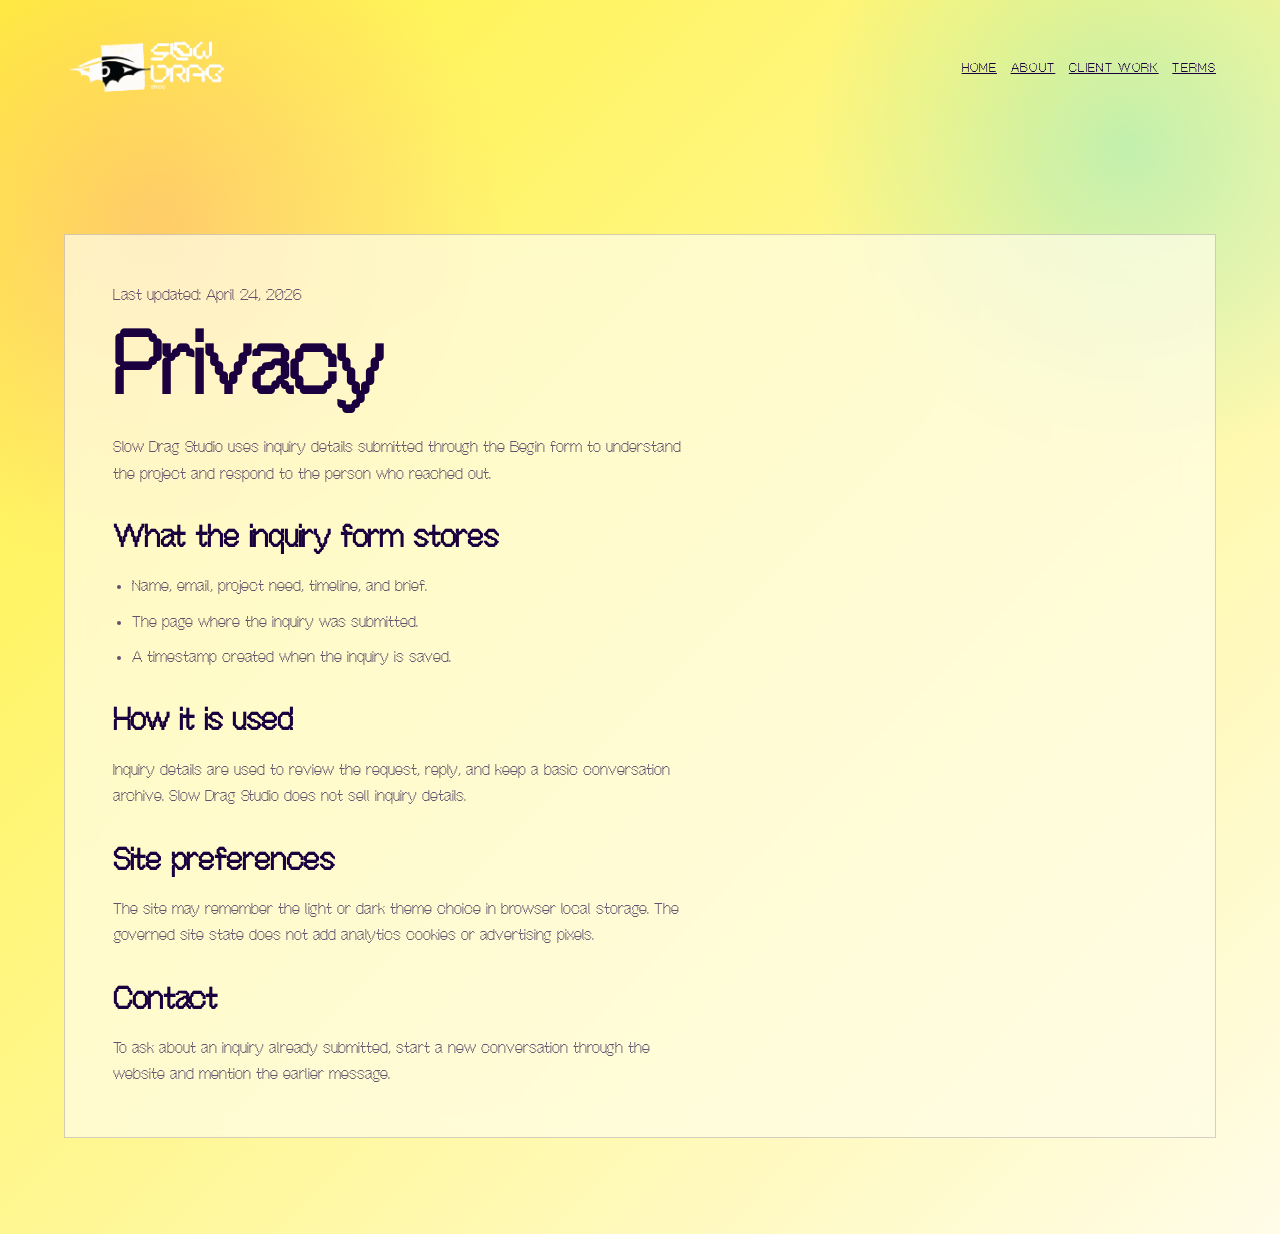
<file: site/privacy.html>
<!doctype html>
<html lang="en">
  <head>
    <meta charset="utf-8" />
    <meta name="viewport" content="width=device-width, initial-scale=1" />
    <title>Privacy | Slow Drag Studio</title>
    <meta
      name="description"
      content="Privacy note for Slow Drag Studio inquiries, stored conversation details, and site preferences."
    />
    <link rel="canonical" href="https://slowdragstudio.com/privacy.html" />
    <link rel="icon" type="image/png" href="/Logo%20and%20font/logo.png" />
    <link rel="apple-touch-icon" href="/Logo%20and%20font/logo.png" />
    <link rel="manifest" href="/site.webmanifest" />
    <meta property="og:site_name" content="Slow Drag Studio" />
    <meta property="og:type" content="website" />
    <meta property="og:title" content="Privacy | Slow Drag Studio" />
    <meta property="og:description" content="How Slow Drag Studio handles inquiries submitted through the website." />
    <meta property="og:url" content="https://slowdragstudio.com/privacy.html" />
    <meta property="og:image" content="https://slowdragstudio.com/Logo%20and%20font/fulllogo.png" />
    <meta property="og:image:alt" content="Slow Drag Studio wordmark" />
    <meta name="twitter:card" content="summary_large_image" />
    <meta name="twitter:title" content="Privacy | Slow Drag Studio" />
    <meta name="twitter:description" content="How Slow Drag Studio handles inquiries submitted through the website." />
    <meta name="twitter:image" content="https://slowdragstudio.com/Logo%20and%20font/fulllogo.png" />
    <style>
      @font-face {
        font-family: "OffBit Body";
        src: url("./Logo%20and%20font/OffBit-Regular.ttf") format("truetype");
        font-display: swap;
      }

      @font-face {
        font-family: "OffBit 101";
        src: url("./Logo%20and%20font/OffBit-101.ttf") format("truetype");
        font-display: swap;
      }

      :root {
        --bg: #fff23d;
        --ink: #1b003f;
        --muted: rgba(27, 0, 63, 0.68);
        --panel: rgba(255, 252, 232, 0.72);
        --line: rgba(27, 0, 63, 0.18);
        --font-display: "OffBit 101", "OffBit Body", monospace;
        --font-body: "OffBit Body", "Courier New", monospace;
      }

      * {
        box-sizing: border-box;
      }

      body {
        margin: 0;
        min-height: 100vh;
        color: var(--ink);
        font-family: var(--font-body);
        background:
          radial-gradient(circle at 12% 18%, rgba(255, 47, 179, 0.2), transparent 22rem),
          radial-gradient(circle at 88% 12%, rgba(0, 216, 255, 0.24), transparent 20rem),
          linear-gradient(135deg, var(--bg), #fffce8);
      }

      a {
        color: inherit;
      }

      .topbar,
      .shell {
        width: min(72rem, calc(100% - 2rem));
        margin: 0 auto;
      }

      .topbar {
        display: flex;
        flex-wrap: wrap;
        align-items: center;
        justify-content: space-between;
        gap: 1rem;
        padding: 1.2rem 0;
      }

      .topbar img {
        display: block;
        width: min(11rem, 42vw);
        height: auto;
      }

      .topbar nav {
        display: flex;
        flex-wrap: wrap;
        gap: 0.85rem;
        font-size: 0.84rem;
        letter-spacing: 0.1em;
        text-transform: uppercase;
      }

      .shell {
        padding: clamp(3rem, 8vw, 6rem) 0;
      }

      .panel {
        display: grid;
        gap: 1.2rem;
        padding: clamp(1.4rem, 4vw, 3rem);
        border: 1px solid var(--line);
        background: var(--panel);
        backdrop-filter: blur(14px);
      }

      h1,
      h2,
      p {
        margin: 0;
      }

      h1,
      h2 {
        font-family: var(--font-display);
        line-height: 1;
      }

      h1 {
        font-size: clamp(2.4rem, 8vw, 5.5rem);
      }

      h2 {
        margin-top: 1rem;
        font-size: clamp(1.35rem, 3vw, 2rem);
      }

      p,
      li {
        max-width: 64ch;
        color: var(--muted);
        font-size: 1rem;
        line-height: 1.65;
      }

      ul {
        display: grid;
        gap: 0.55rem;
        margin: 0;
        padding-left: 1.2rem;
      }
    </style>
  </head>
  <body>
    <header class="topbar">
      <a href="/" aria-label="Return to Slow Drag Studio home">
        <img src="./Logo%20and%20font/fulllogo.png" alt="Slow Drag Studio" />
      </a>
      <nav aria-label="Primary">
        <a href="/">Home</a>
        <a href="./about-us.html">About</a>
        <a href="./client-work.html">Client Work</a>
        <a href="./terms.html">Terms</a>
      </nav>
    </header>

    <main class="shell">
      <section class="panel">
        <p>Last updated: April 24, 2026</p>
        <h1>Privacy</h1>
        <p>
          Slow Drag Studio uses inquiry details submitted through the Begin form to understand the project and respond to the person who reached out.
        </p>

        <h2>What the inquiry form stores</h2>
        <ul>
          <li>Name, email, project need, timeline, and brief.</li>
          <li>The page where the inquiry was submitted.</li>
          <li>A timestamp created when the inquiry is saved.</li>
        </ul>

        <h2>How it is used</h2>
        <p>
          Inquiry details are used to review the request, reply, and keep a basic conversation archive. Slow Drag Studio does not sell inquiry details.
        </p>

        <h2>Site preferences</h2>
        <p>
          The site may remember the light or dark theme choice in browser local storage. The governed site state does not add analytics cookies or advertising pixels.
        </p>

        <h2>Contact</h2>
        <p>
          To ask about an inquiry already submitted, start a new conversation through the website and mention the earlier message.
        </p>
      </section>
    </main>
  </body>
</html>
</file>
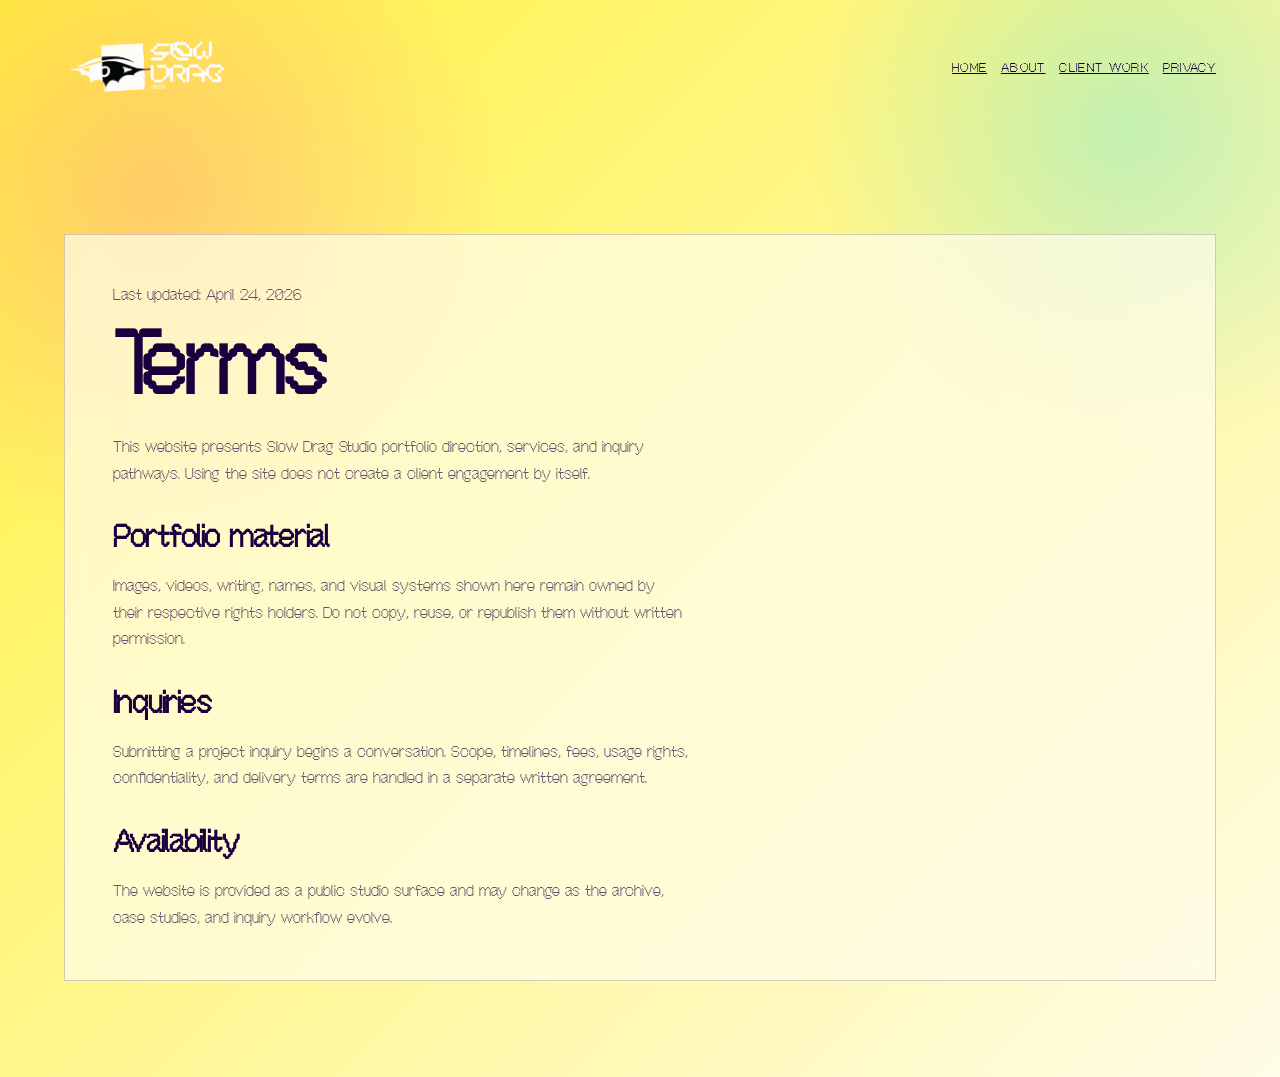
<file: site/terms.html>
<!doctype html>
<html lang="en">
  <head>
    <meta charset="utf-8" />
    <meta name="viewport" content="width=device-width, initial-scale=1" />
    <title>Terms | Slow Drag Studio</title>
    <meta
      name="description"
      content="Basic website terms for Slow Drag Studio portfolio material, inquiries, and project engagement."
    />
    <link rel="canonical" href="https://slowdragstudio.com/terms.html" />
    <link rel="icon" type="image/png" href="/Logo%20and%20font/logo.png" />
    <link rel="apple-touch-icon" href="/Logo%20and%20font/logo.png" />
    <link rel="manifest" href="/site.webmanifest" />
    <meta property="og:site_name" content="Slow Drag Studio" />
    <meta property="og:type" content="website" />
    <meta property="og:title" content="Terms | Slow Drag Studio" />
    <meta property="og:description" content="Basic website terms for Slow Drag Studio portfolio material and inquiries." />
    <meta property="og:url" content="https://slowdragstudio.com/terms.html" />
    <meta property="og:image" content="https://slowdragstudio.com/Logo%20and%20font/fulllogo.png" />
    <meta property="og:image:alt" content="Slow Drag Studio wordmark" />
    <meta name="twitter:card" content="summary_large_image" />
    <meta name="twitter:title" content="Terms | Slow Drag Studio" />
    <meta name="twitter:description" content="Basic website terms for Slow Drag Studio portfolio material and inquiries." />
    <meta name="twitter:image" content="https://slowdragstudio.com/Logo%20and%20font/fulllogo.png" />
    <style>
      @font-face {
        font-family: "OffBit Body";
        src: url("./Logo%20and%20font/OffBit-Regular.ttf") format("truetype");
        font-display: swap;
      }

      @font-face {
        font-family: "OffBit 101";
        src: url("./Logo%20and%20font/OffBit-101.ttf") format("truetype");
        font-display: swap;
      }

      :root {
        --bg: #fff23d;
        --ink: #1b003f;
        --muted: rgba(27, 0, 63, 0.68);
        --panel: rgba(255, 252, 232, 0.72);
        --line: rgba(27, 0, 63, 0.18);
        --font-display: "OffBit 101", "OffBit Body", monospace;
        --font-body: "OffBit Body", "Courier New", monospace;
      }

      * {
        box-sizing: border-box;
      }

      body {
        margin: 0;
        min-height: 100vh;
        color: var(--ink);
        font-family: var(--font-body);
        background:
          radial-gradient(circle at 12% 18%, rgba(255, 47, 179, 0.2), transparent 22rem),
          radial-gradient(circle at 88% 12%, rgba(0, 216, 255, 0.24), transparent 20rem),
          linear-gradient(135deg, var(--bg), #fffce8);
      }

      a {
        color: inherit;
      }

      .topbar,
      .shell {
        width: min(72rem, calc(100% - 2rem));
        margin: 0 auto;
      }

      .topbar {
        display: flex;
        flex-wrap: wrap;
        align-items: center;
        justify-content: space-between;
        gap: 1rem;
        padding: 1.2rem 0;
      }

      .topbar img {
        display: block;
        width: min(11rem, 42vw);
        height: auto;
      }

      .topbar nav {
        display: flex;
        flex-wrap: wrap;
        gap: 0.85rem;
        font-size: 0.84rem;
        letter-spacing: 0.1em;
        text-transform: uppercase;
      }

      .shell {
        padding: clamp(3rem, 8vw, 6rem) 0;
      }

      .panel {
        display: grid;
        gap: 1.2rem;
        padding: clamp(1.4rem, 4vw, 3rem);
        border: 1px solid var(--line);
        background: var(--panel);
        backdrop-filter: blur(14px);
      }

      h1,
      h2,
      p {
        margin: 0;
      }

      h1,
      h2 {
        font-family: var(--font-display);
        line-height: 1;
      }

      h1 {
        font-size: clamp(2.4rem, 8vw, 5.5rem);
      }

      h2 {
        margin-top: 1rem;
        font-size: clamp(1.35rem, 3vw, 2rem);
      }

      p,
      li {
        max-width: 64ch;
        color: var(--muted);
        font-size: 1rem;
        line-height: 1.65;
      }

      ul {
        display: grid;
        gap: 0.55rem;
        margin: 0;
        padding-left: 1.2rem;
      }
    </style>
  </head>
  <body>
    <header class="topbar">
      <a href="/" aria-label="Return to Slow Drag Studio home">
        <img src="./Logo%20and%20font/fulllogo.png" alt="Slow Drag Studio" />
      </a>
      <nav aria-label="Primary">
        <a href="/">Home</a>
        <a href="./about-us.html">About</a>
        <a href="./client-work.html">Client Work</a>
        <a href="./privacy.html">Privacy</a>
      </nav>
    </header>

    <main class="shell">
      <section class="panel">
        <p>Last updated: April 24, 2026</p>
        <h1>Terms</h1>
        <p>
          This website presents Slow Drag Studio portfolio direction, services, and inquiry pathways. Using the site does not create a client engagement by itself.
        </p>

        <h2>Portfolio material</h2>
        <p>
          Images, videos, writing, names, and visual systems shown here remain owned by their respective rights holders. Do not copy, reuse, or republish them without written permission.
        </p>

        <h2>Inquiries</h2>
        <p>
          Submitting a project inquiry begins a conversation. Scope, timelines, fees, usage rights, confidentiality, and delivery terms are handled in a separate written agreement.
        </p>

        <h2>Availability</h2>
        <p>
          The website is provided as a public studio surface and may change as the archive, case studies, and inquiry workflow evolve.
        </p>
      </section>
    </main>
  </body>
</html>
</file>
